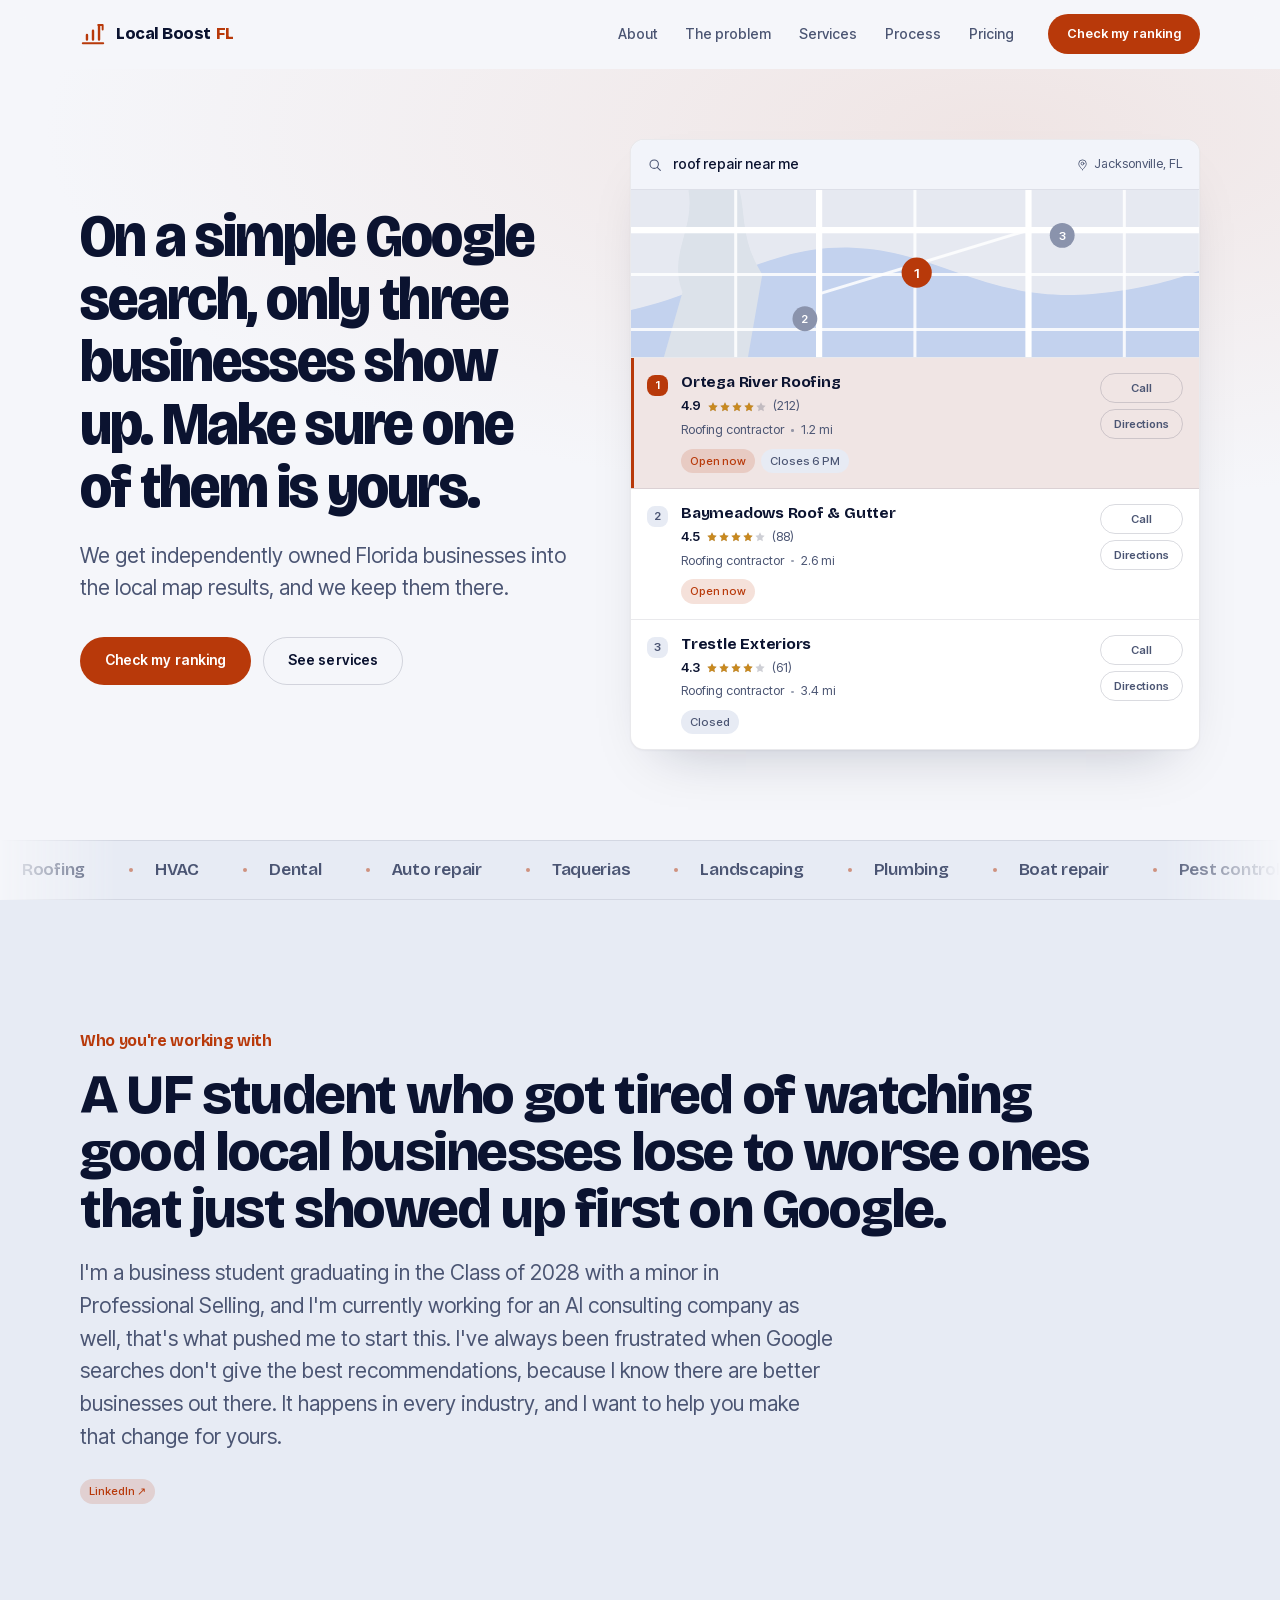
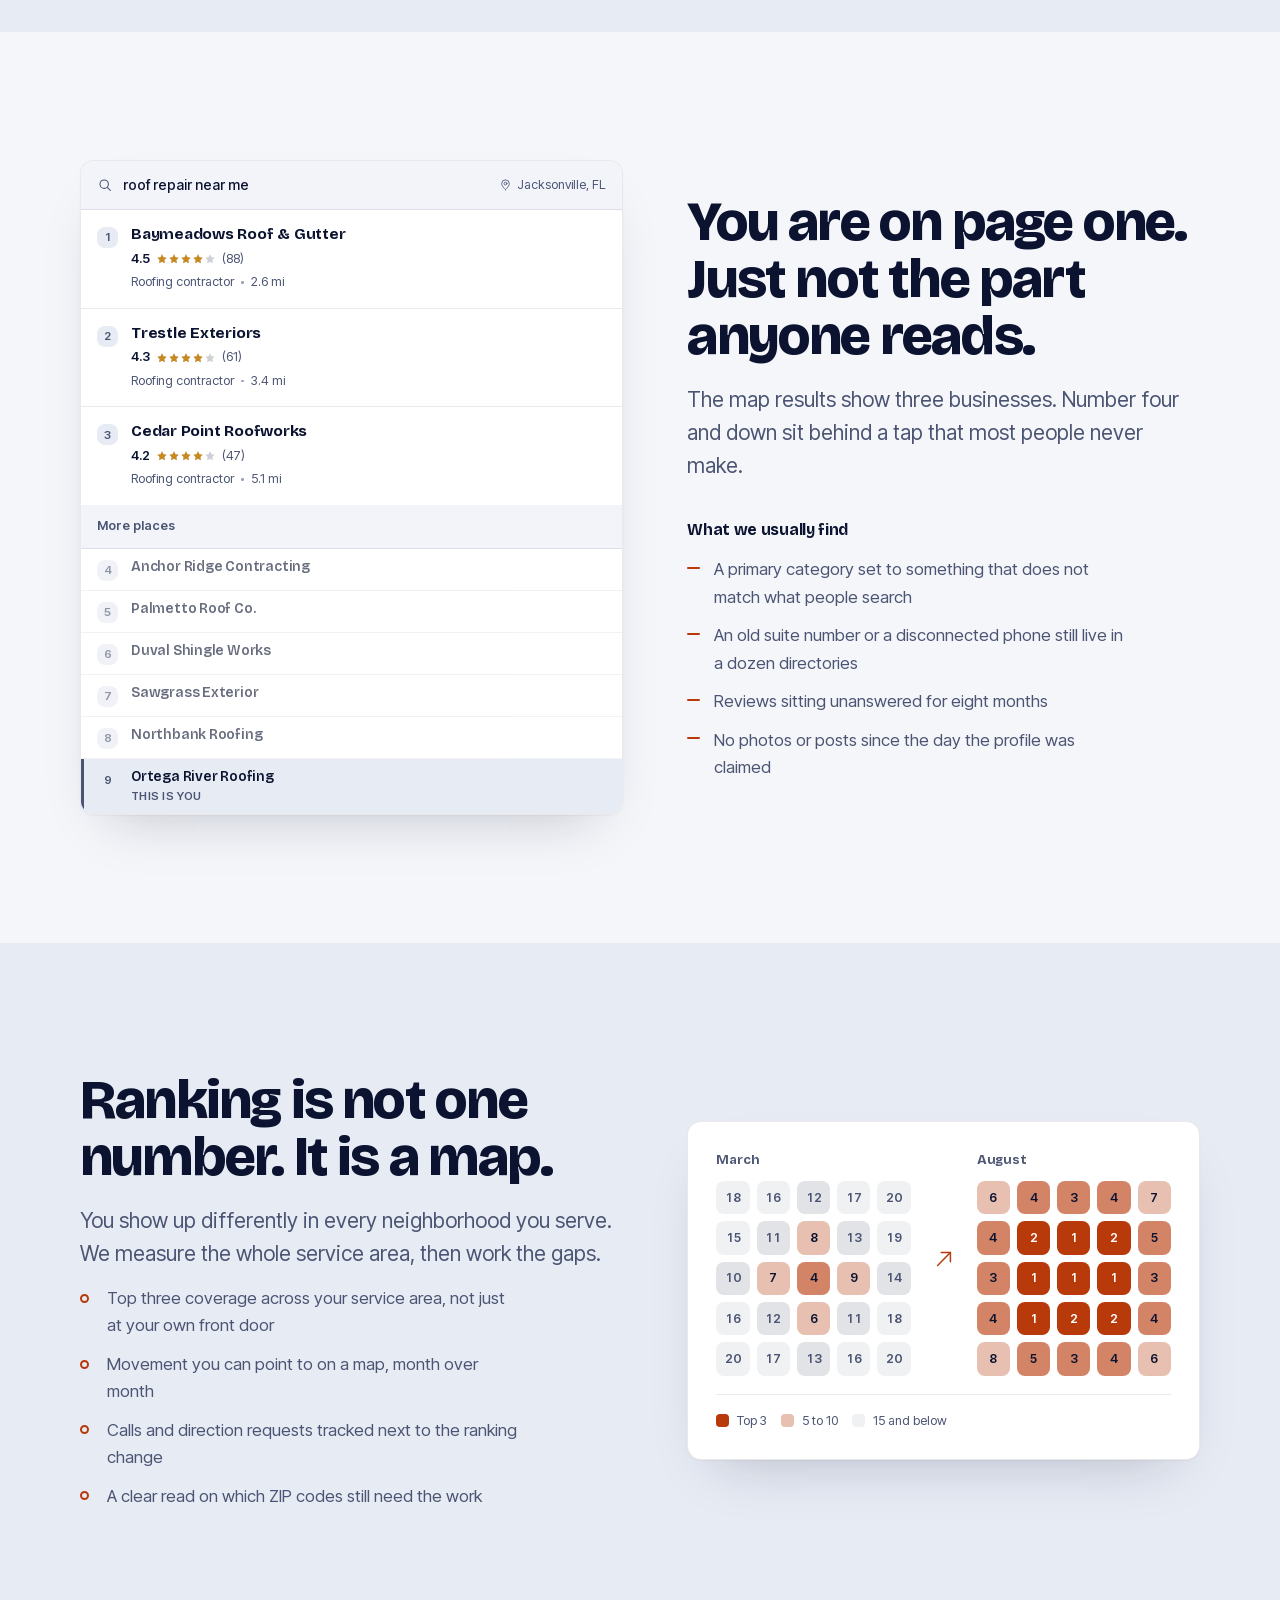
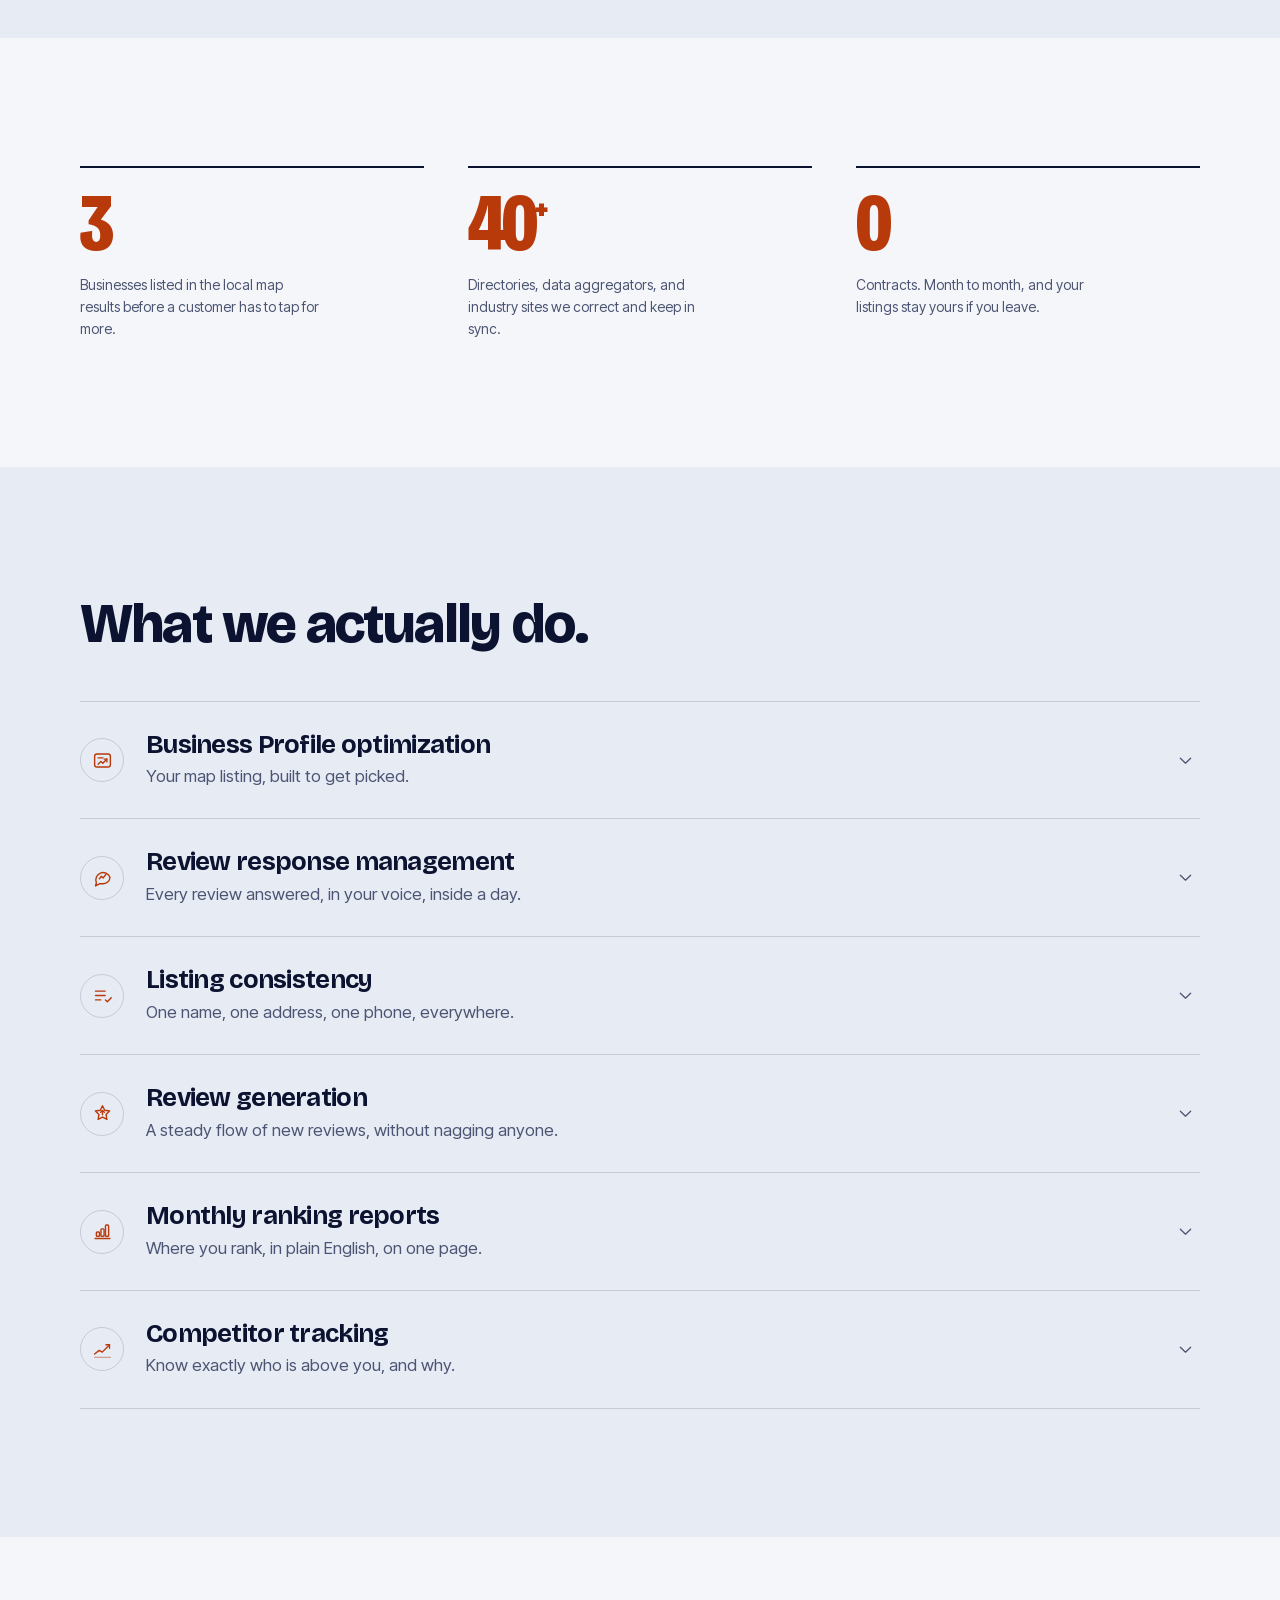
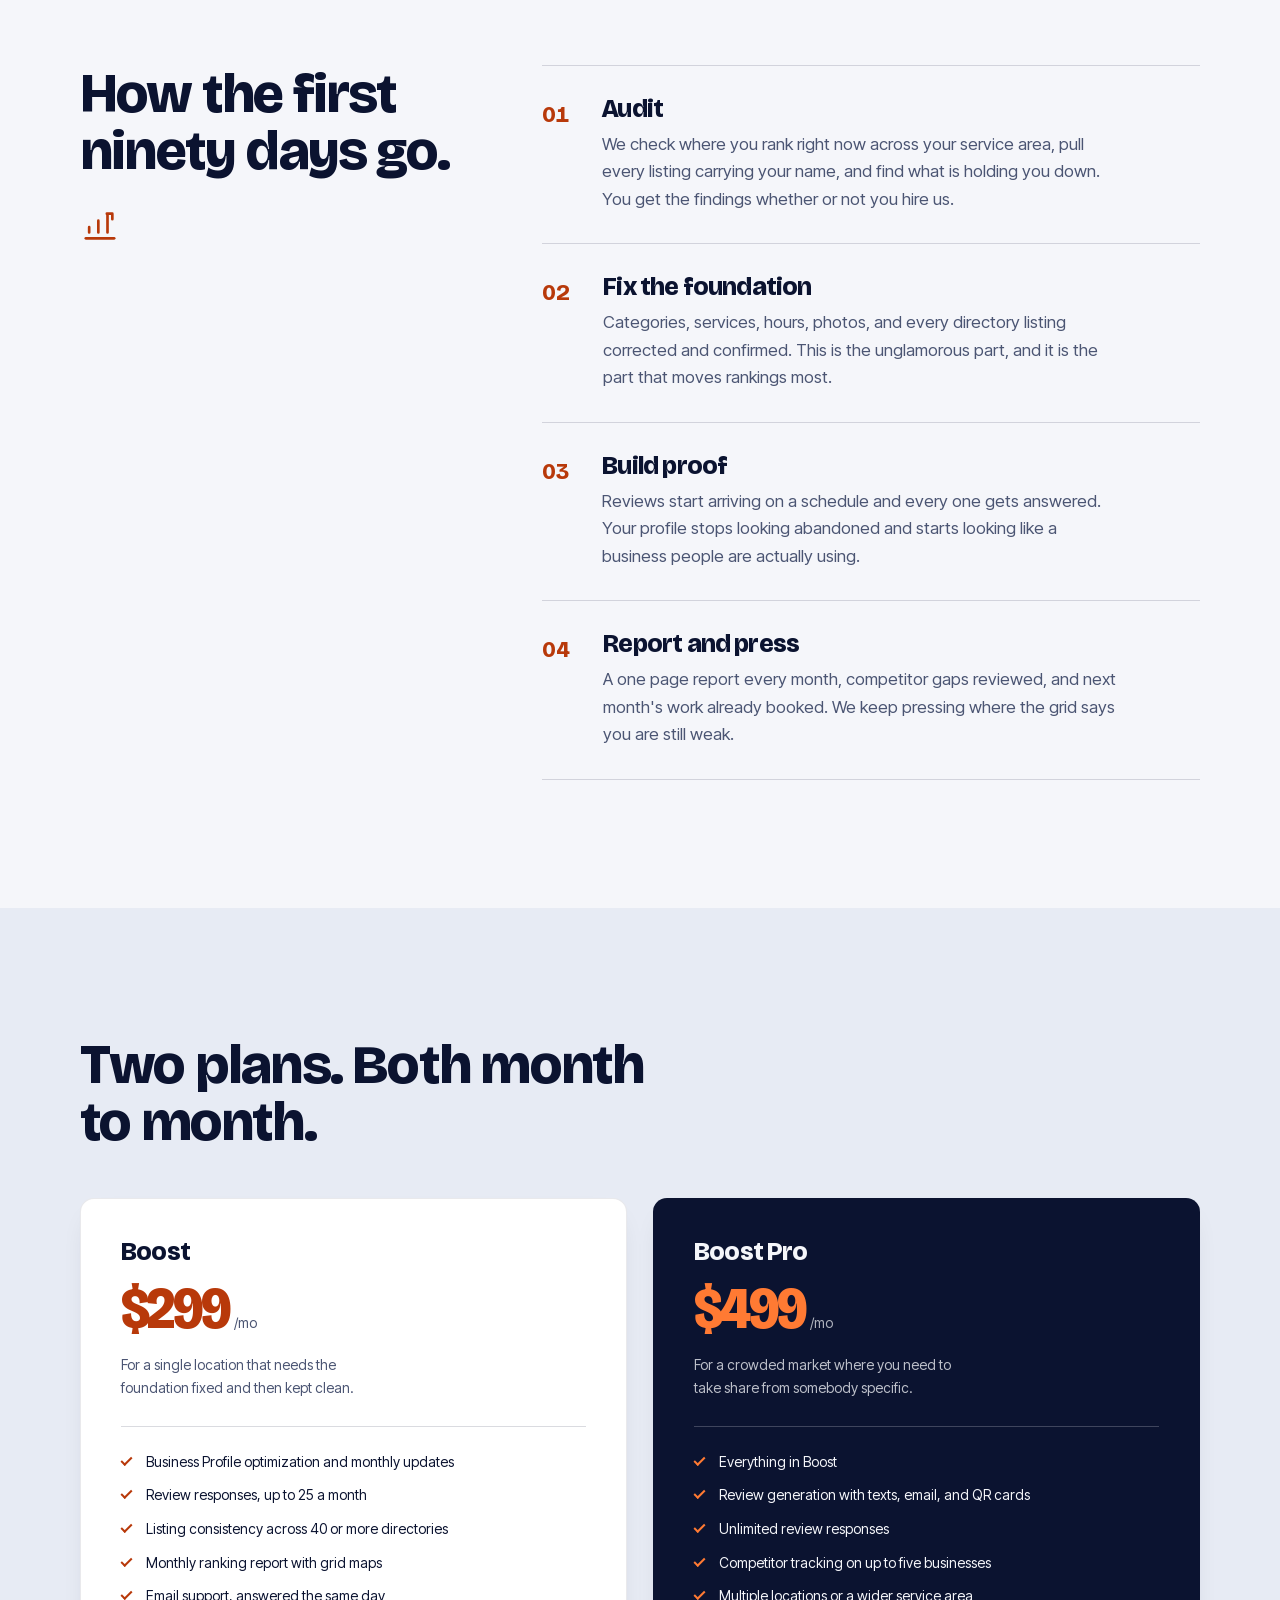
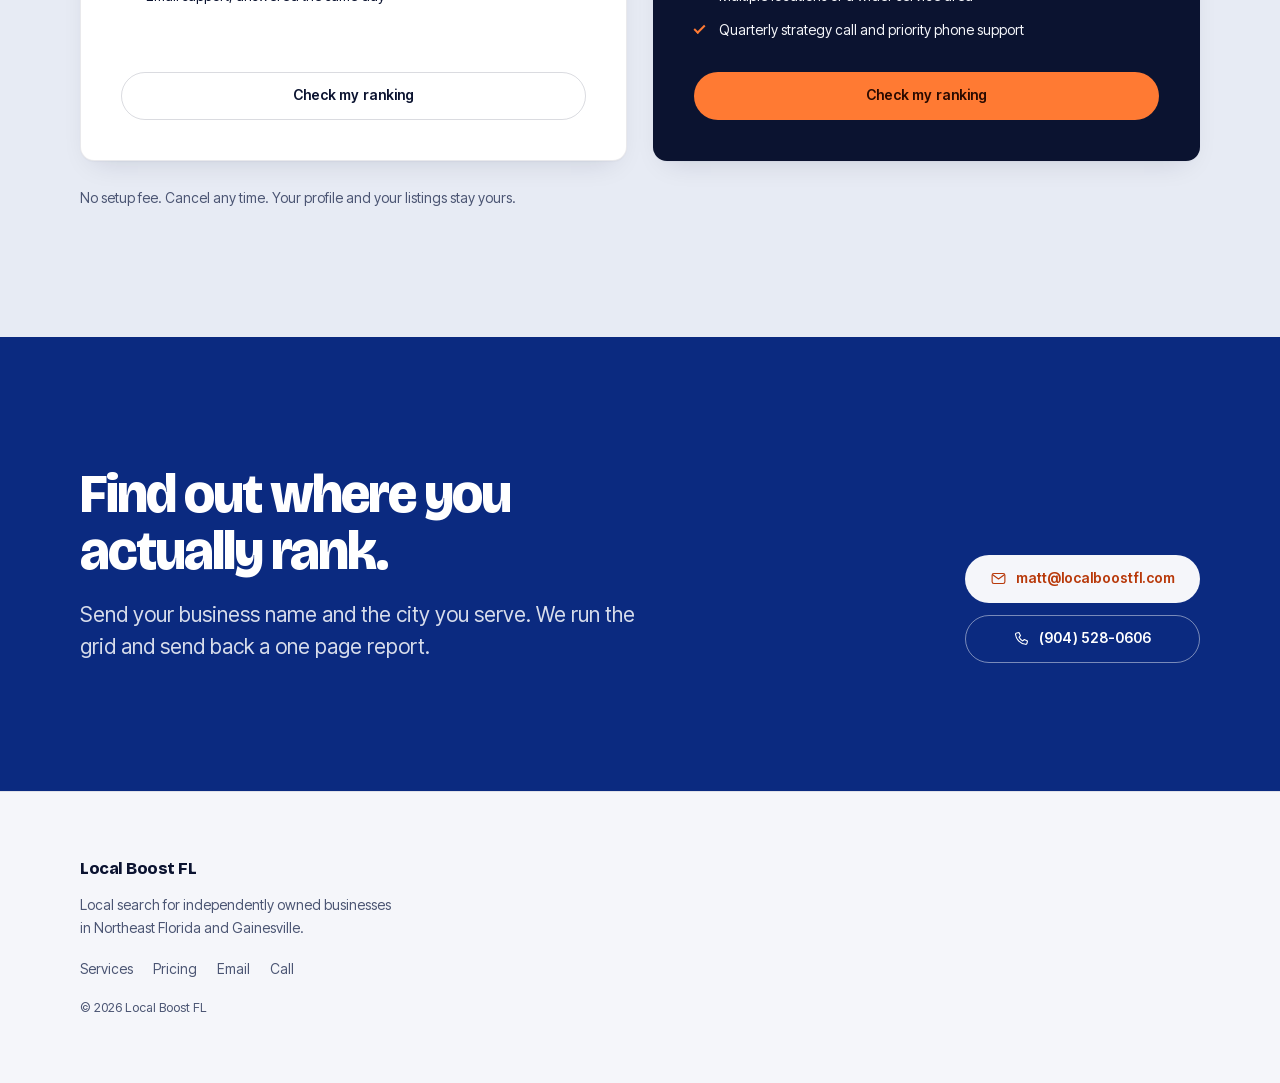
<file: index.html>
<!DOCTYPE html>
<html lang="en">
<head>
<meta charset="utf-8">
<meta name="viewport" content="width=device-width, initial-scale=1">
<title>Local Boost FL | Local search for Northeast Florida businesses</title>
<meta name="description" content="Local Boost FL puts independently owned businesses in Northeast Florida and Gainesville into the local map results, and keeps them there. Month to month, no contracts.">
<meta name="theme-color" content="#F5F6FA" media="(prefers-color-scheme: light)">
<meta name="theme-color" content="#08112E" media="(prefers-color-scheme: dark)">
<link rel="preload" as="font" type="font/woff2" href="fonts/bricolage-grotesque-latin.woff2" crossorigin>
<link rel="preload" as="font" type="font/woff2" href="fonts/inter-tight-latin.woff2" crossorigin>
<link rel="stylesheet" href="fonts.css">
<link rel="stylesheet" href="styles.css">
</head>
<body>

<a class="skip" href="#main">Skip to content</a>

<!-- Icon sprite. Custom line-art on one theme: upward momentum. Stroke 1.6, round caps. -->
<svg class="sprite" aria-hidden="true" focusable="false" xmlns="http://www.w3.org/2000/svg">
  <symbol id="i-star" viewBox="0 0 24 24">
    <path d="M12 2.6l2.88 5.84 6.44.94-4.66 4.54 1.1 6.42L12 17.31l-5.76 3.03 1.1-6.42L2.68 9.38l6.44-.94z"/>
  </symbol>
  <symbol id="i-profile" viewBox="0 0 24 24">
    <rect x="3" y="4.5" width="18" height="15" rx="2.6"/><path d="M7 9h5.5"/>
    <path d="M7 16.2l3.2-3.2 2.2 2.2L17 10.4"/><path d="M17 13.6v-3.2h-3.2"/>
  </symbol>
  <symbol id="i-reply" viewBox="0 0 24 24">
    <path d="M20.5 11.6a7.6 7.6 0 0 1-7.6 7.6H8.4L4 21.6l1-3.7a7.6 7.6 0 1 1 15.5-6.3Z"/>
    <path d="M8.4 13.4l2.4-2.9 2 2 3-3.9"/>
  </symbol>
  <symbol id="i-listings" viewBox="0 0 24 24">
    <path d="M4 7h11M4 12h11M4 17h6"/><path d="M15.4 17.1l2.1 2.1L22 14.6"/>
  </symbol>
  <symbol id="i-reviews" viewBox="0 0 24 24">
    <path d="M12 3.2l2.5 5.1 5.6.82-4.05 3.95.96 5.58L12 16.02l-5.01 2.65.96-5.58L3.9 9.14l5.6-.82z"/>
    <path d="M12 13.4V8.6"/><path d="M9.9 10.7 12 8.6l2.1 2.1"/>
  </symbol>
  <symbol id="i-report" viewBox="0 0 24 24">
    <path d="M3.5 20h17"/><rect x="5" y="12.5" width="3.6" height="5" rx="1"/>
    <rect x="10.2" y="9" width="3.6" height="8.5" rx="1"/><rect x="15.4" y="4.6" width="3.6" height="12.9" rx="1"/>
  </symbol>
  <symbol id="i-compete" viewBox="0 0 24 24">
    <path d="M3 17.2l5.2-4.2 3.6 2 8.2-8.4"/><path d="M20 10.6V6.6h-4"/>
    <path d="M3 21h18" opacity=".45"/>
  </symbol>
  <symbol id="i-rise" viewBox="0 0 24 24">
    <path d="M3.5 20h17"/><path d="M5.5 16.5v-3.2M11 16.5V9.4M16.5 16.5V5.6"/>
    <path d="M19.4 8.5V5.2h-3.3"/>
  </symbol>
  <symbol id="i-chev" viewBox="0 0 24 24"><path d="M5.5 9.2 12 15.4l6.5-6.2"/></symbol>
  <symbol id="i-search" viewBox="0 0 24 24"><circle cx="10.8" cy="10.8" r="6.3"/><path d="M15.4 15.4 20 20"/></symbol>
  <symbol id="i-arrow" viewBox="0 0 24 24"><path d="M5 19 19 5"/><path d="M9 5h10v10"/></symbol>
  <symbol id="i-pin" viewBox="0 0 24 24"><path d="M12 21.5s7-6.1 7-11a7 7 0 1 0-14 0c0 4.9 7 11 7 11Z"/><circle cx="12" cy="10.3" r="2.6"/></symbol>
  <symbol id="i-phone" viewBox="0 0 24 24"><path d="M8.4 3.6 10.6 8l-2 2.2a12 12 0 0 0 5.2 5.2l2.2-2 4.4 2.2-.6 3a2 2 0 0 1-2.2 1.6C10.4 19.4 4.6 13.6 3.6 6.4A2 2 0 0 1 5.2 4.2Z"/></symbol>
  <symbol id="i-mail" viewBox="0 0 24 24"><rect x="3" y="5" width="18" height="14" rx="2.4"/><path d="m3.8 6.6 8.2 6 8.2-6"/></symbol>
</svg>

<div id="top-sentinel" aria-hidden="true"></div>

<header class="hdr" id="hdr">
  <div class="hdr__in">
    <a class="brand" href="#top" aria-label="Local Boost FL, back to top">
      <span class="brand__mark" aria-hidden="true">
        <svg viewBox="0 0 28 28" fill="none"><path d="M3 24h22" stroke-width="2.1" stroke-linecap="round"/><path d="M7.5 20V15M14 20V10.5M20.5 20V5.5" stroke-width="2.6" stroke-linecap="round"/><path d="M24.4 9.2V4.4h-4.8" stroke-width="2.1" stroke-linecap="round" stroke-linejoin="round"/></svg>
      </span>
      <span class="brand__wm">Local Boost<span class="brand__fl">FL</span></span>
    </a>

    <nav class="nav" id="nav" aria-label="Main">
      <ul class="nav__list">
        <li><a href="#about">About</a></li>
        <li><a href="#gap">The problem</a></li>
        <li><a href="#services">Services</a></li>
        <li><a href="#process">Process</a></li>
        <li><a href="#pricing">Pricing</a></li>
      </ul>
      <a class="btn btn--sm btn--solid nav__cta" href="#contact">Check my ranking</a>
    </nav>

    <button class="burger" id="burger" aria-expanded="false" aria-controls="nav" aria-label="Open menu">
      <span class="burger__box" aria-hidden="true"><i></i><i></i></span>
    </button>
  </div>
</header>

<main id="main">

<!-- ========== HERO : asymmetric split ========== -->
<section class="hero" id="top">
  <div class="hero__grid wrap">
    <div class="hero__copy">
      <h1 class="hero__h">On a simple Google search, only three businesses show up. Make sure one of them is yours.</h1>
      <p class="hero__sub">We get independently owned Florida businesses into the local map results, and we keep them there.</p>
      <div class="hero__cta">
        <a class="btn btn--solid" href="#contact">Check my ranking</a>
        <a class="btn btn--ghost" href="#services">See services</a>
      </div>
    </div>

    <div class="hero__vis rv" data-rv>
      <p class="vh">Illustration: a local map search for roof repair in Jacksonville, where the client business Ortega River Roofing holds the first of three map positions with a 4.9 star rating from 212 reviews.</p>
      <figure class="serp serp--win" aria-hidden="true">
        <div class="serp__bar">
          <svg class="serp__mag" viewBox="0 0 24 24"><use href="#i-search"/></svg>
          <span class="serp__q">roof repair near me</span>
          <span class="serp__loc"><svg viewBox="0 0 24 24"><use href="#i-pin"/></svg>Jacksonville, FL</span>
        </div>

        <div class="serp__map">
          <svg viewBox="0 0 640 190" preserveAspectRatio="xMidYMid slice" role="presentation">
            <rect width="640" height="190" class="mp-land"/>
            <path d="M-10 138 C 90 120, 150 62, 250 66 C 350 70, 400 128, 520 118 C 590 112, 630 96, 650 88 L650 200 L-10 200Z" class="mp-water"/>
            <path d="M62 -10 C 78 40, 40 70, 58 116 L 34 200 L 130 200 L 148 96 C 120 52, 132 20, 118 -10Z" class="mp-park"/>
            <g class="mp-road-lg"><path d="M-10 46 H650"/><path d="M212 -10 V200"/><path d="M448 -10 V200"/></g>
            <g class="mp-road-sm"><path d="M-10 96 H650"/><path d="M-10 158 H650"/><path d="M118 -10 V200"/><path d="M320 -10 V200"/><path d="M556 -10 V200"/><path d="M212 118 L448 46"/></g>
            <g class="mp-pin mp-pin--me"><circle cx="322" cy="94" r="17"/><text x="322" y="100">1</text></g>
            <g class="mp-pin"><circle cx="196" cy="146" r="14"/><text x="196" y="151">2</text></g>
            <g class="mp-pin"><circle cx="486" cy="52" r="14"/><text x="486" y="57">3</text></g>
          </svg>
        </div>

        <ol class="serp__list">
          <li class="serp__row is-me">
            <span class="serp__rank">1</span>
            <div class="serp__body">
              <p class="serp__name">Ortega River Roofing</p>
              <p class="serp__meta">
                <span class="serp__score">4.9</span>
                <span class="stars" style="--v:4.9"><span class="stars__on"><svg viewBox="0 0 24 24"><use href="#i-star"/></svg><svg viewBox="0 0 24 24"><use href="#i-star"/></svg><svg viewBox="0 0 24 24"><use href="#i-star"/></svg><svg viewBox="0 0 24 24"><use href="#i-star"/></svg><svg viewBox="0 0 24 24"><use href="#i-star"/></svg></span><span class="stars__off"><svg viewBox="0 0 24 24"><use href="#i-star"/></svg><svg viewBox="0 0 24 24"><use href="#i-star"/></svg><svg viewBox="0 0 24 24"><use href="#i-star"/></svg><svg viewBox="0 0 24 24"><use href="#i-star"/></svg><svg viewBox="0 0 24 24"><use href="#i-star"/></svg></span></span>
                <span class="serp__ct">(212)</span>
              </p>
              <p class="serp__sub">Roofing contractor <span class="dot"></span> 1.2 mi</p>
              <p class="serp__chips"><span class="chip chip--open">Open now</span><span class="chip">Closes 6 PM</span></p>
            </div>
            <div class="serp__act"><span class="pill">Call</span><span class="pill">Directions</span></div>
          </li>
          <li class="serp__row">
            <span class="serp__rank">2</span>
            <div class="serp__body">
              <p class="serp__name">Baymeadows Roof &amp; Gutter</p>
              <p class="serp__meta">
                <span class="serp__score">4.5</span>
                <span class="stars" style="--v:4.5"><span class="stars__on"><svg viewBox="0 0 24 24"><use href="#i-star"/></svg><svg viewBox="0 0 24 24"><use href="#i-star"/></svg><svg viewBox="0 0 24 24"><use href="#i-star"/></svg><svg viewBox="0 0 24 24"><use href="#i-star"/></svg><svg viewBox="0 0 24 24"><use href="#i-star"/></svg></span><span class="stars__off"><svg viewBox="0 0 24 24"><use href="#i-star"/></svg><svg viewBox="0 0 24 24"><use href="#i-star"/></svg><svg viewBox="0 0 24 24"><use href="#i-star"/></svg><svg viewBox="0 0 24 24"><use href="#i-star"/></svg><svg viewBox="0 0 24 24"><use href="#i-star"/></svg></span></span>
                <span class="serp__ct">(88)</span>
              </p>
              <p class="serp__sub">Roofing contractor <span class="dot"></span> 2.6 mi</p>
              <p class="serp__chips"><span class="chip chip--open">Open now</span></p>
            </div>
            <div class="serp__act"><span class="pill">Call</span><span class="pill">Directions</span></div>
          </li>
          <li class="serp__row">
            <span class="serp__rank">3</span>
            <div class="serp__body">
              <p class="serp__name">Trestle Exteriors</p>
              <p class="serp__meta">
                <span class="serp__score">4.3</span>
                <span class="stars" style="--v:4.3"><span class="stars__on"><svg viewBox="0 0 24 24"><use href="#i-star"/></svg><svg viewBox="0 0 24 24"><use href="#i-star"/></svg><svg viewBox="0 0 24 24"><use href="#i-star"/></svg><svg viewBox="0 0 24 24"><use href="#i-star"/></svg><svg viewBox="0 0 24 24"><use href="#i-star"/></svg></span><span class="stars__off"><svg viewBox="0 0 24 24"><use href="#i-star"/></svg><svg viewBox="0 0 24 24"><use href="#i-star"/></svg><svg viewBox="0 0 24 24"><use href="#i-star"/></svg><svg viewBox="0 0 24 24"><use href="#i-star"/></svg><svg viewBox="0 0 24 24"><use href="#i-star"/></svg></span></span>
                <span class="serp__ct">(61)</span>
              </p>
              <p class="serp__sub">Roofing contractor <span class="dot"></span> 3.4 mi</p>
              <p class="serp__chips"><span class="chip">Closed</span></p>
            </div>
            <div class="serp__act"><span class="pill">Call</span><span class="pill">Directions</span></div>
          </li>
        </ol>
      </figure>
    </div>
  </div>
</section>

<!-- ========== MARQUEE : the page's only one ========== -->
<section class="mq" aria-label="Business types we work with">
  <div class="mq__track">
    <ul class="mq__set">
      <li>Roofing</li><li>HVAC</li><li>Dental</li><li>Auto repair</li><li>Taquerias</li>
      <li>Landscaping</li><li>Plumbing</li><li>Boat repair</li><li>Pest control</li>
      <li>Chiropractic</li><li>Coffee shops</li><li>Flooring</li><li>Pool service</li>
      <li>Barbershops</li><li>Pressure washing</li><li>Med spas</li>
    </ul>
    <ul class="mq__set" aria-hidden="true">
      <li>Roofing</li><li>HVAC</li><li>Dental</li><li>Auto repair</li><li>Taquerias</li>
      <li>Landscaping</li><li>Plumbing</li><li>Boat repair</li><li>Pest control</li>
      <li>Chiropractic</li><li>Coffee shops</li><li>Flooring</li><li>Pool service</li>
      <li>Barbershops</li><li>Pressure washing</li><li>Med spas</li>
    </ul>
  </div>
</section>

<!-- ========== ABOUT : who's behind it ========== -->
<section class="blk blk--alt" id="about">
  <div class="wrap">
    <p class="blk__kick blk__kick--eyebrow rv" data-rv>Who you're working with</p>
    <h2 class="h2 rv" data-rv style="max-width:30ch">A UF student who got tired of watching good local businesses lose to worse ones that just showed up first on Google.</h2>
    <p class="lead rv" data-rv style="max-width:58ch">I'm a business student graduating in the Class of 2028 with a minor in Professional Selling, and I'm currently working for an AI consulting company as well, that's what pushed me to start this. I've always been frustrated when Google searches don't give the best recommendations, because I know there are better businesses out there. It happens in every industry, and I want to help you make that change for yours.</p>
    <div class="abt__tags rv" data-rv>
      <a class="chip chip--open" href="https://www.linkedin.com/in/matthewgrecoo" target="_blank" rel="noopener">LinkedIn ↗</a>
    </div>
  </div>
</section>

<!-- ========== BLOCK A : visual left, text right ========== -->
<section class="blk" id="gap">
  <div class="wrap blk__grid">
    <div class="blk__vis rv" data-rv>
      <p class="vh">Illustration: the same search, where three competitors hold the map positions and the client business sits at number nine, greyed out, below a "more places" divider.</p>
      <figure class="serp serp--bury" aria-hidden="true">
        <div class="serp__bar">
          <svg class="serp__mag" viewBox="0 0 24 24"><use href="#i-search"/></svg>
          <span class="serp__q">roof repair near me</span>
          <span class="serp__loc"><svg viewBox="0 0 24 24"><use href="#i-pin"/></svg>Jacksonville, FL</span>
        </div>
        <ol class="serp__list">
          <li class="serp__row">
            <span class="serp__rank">1</span>
            <div class="serp__body">
              <p class="serp__name">Baymeadows Roof &amp; Gutter</p>
              <p class="serp__meta"><span class="serp__score">4.5</span>
                <span class="stars" style="--v:4.5"><span class="stars__on"><svg viewBox="0 0 24 24"><use href="#i-star"/></svg><svg viewBox="0 0 24 24"><use href="#i-star"/></svg><svg viewBox="0 0 24 24"><use href="#i-star"/></svg><svg viewBox="0 0 24 24"><use href="#i-star"/></svg><svg viewBox="0 0 24 24"><use href="#i-star"/></svg></span><span class="stars__off"><svg viewBox="0 0 24 24"><use href="#i-star"/></svg><svg viewBox="0 0 24 24"><use href="#i-star"/></svg><svg viewBox="0 0 24 24"><use href="#i-star"/></svg><svg viewBox="0 0 24 24"><use href="#i-star"/></svg><svg viewBox="0 0 24 24"><use href="#i-star"/></svg></span></span>
                <span class="serp__ct">(88)</span></p>
              <p class="serp__sub">Roofing contractor <span class="dot"></span> 2.6 mi</p>
            </div>
          </li>
          <li class="serp__row">
            <span class="serp__rank">2</span>
            <div class="serp__body">
              <p class="serp__name">Trestle Exteriors</p>
              <p class="serp__meta"><span class="serp__score">4.3</span>
                <span class="stars" style="--v:4.3"><span class="stars__on"><svg viewBox="0 0 24 24"><use href="#i-star"/></svg><svg viewBox="0 0 24 24"><use href="#i-star"/></svg><svg viewBox="0 0 24 24"><use href="#i-star"/></svg><svg viewBox="0 0 24 24"><use href="#i-star"/></svg><svg viewBox="0 0 24 24"><use href="#i-star"/></svg></span><span class="stars__off"><svg viewBox="0 0 24 24"><use href="#i-star"/></svg><svg viewBox="0 0 24 24"><use href="#i-star"/></svg><svg viewBox="0 0 24 24"><use href="#i-star"/></svg><svg viewBox="0 0 24 24"><use href="#i-star"/></svg><svg viewBox="0 0 24 24"><use href="#i-star"/></svg></span></span>
                <span class="serp__ct">(61)</span></p>
              <p class="serp__sub">Roofing contractor <span class="dot"></span> 3.4 mi</p>
            </div>
          </li>
          <li class="serp__row">
            <span class="serp__rank">3</span>
            <div class="serp__body">
              <p class="serp__name">Cedar Point Roofworks</p>
              <p class="serp__meta"><span class="serp__score">4.2</span>
                <span class="stars" style="--v:4.2"><span class="stars__on"><svg viewBox="0 0 24 24"><use href="#i-star"/></svg><svg viewBox="0 0 24 24"><use href="#i-star"/></svg><svg viewBox="0 0 24 24"><use href="#i-star"/></svg><svg viewBox="0 0 24 24"><use href="#i-star"/></svg><svg viewBox="0 0 24 24"><use href="#i-star"/></svg></span><span class="stars__off"><svg viewBox="0 0 24 24"><use href="#i-star"/></svg><svg viewBox="0 0 24 24"><use href="#i-star"/></svg><svg viewBox="0 0 24 24"><use href="#i-star"/></svg><svg viewBox="0 0 24 24"><use href="#i-star"/></svg><svg viewBox="0 0 24 24"><use href="#i-star"/></svg></span></span>
                <span class="serp__ct">(47)</span></p>
              <p class="serp__sub">Roofing contractor <span class="dot"></span> 5.1 mi</p>
            </div>
          </li>
        </ol>

        <p class="serp__more">More places</p>

        <ol class="serp__list serp__list--thin" start="4">
          <li class="serp__row is-thin"><span class="serp__rank">4</span><div class="serp__body"><p class="serp__name">Anchor Ridge Contracting</p></div></li>
          <li class="serp__row is-thin"><span class="serp__rank">5</span><div class="serp__body"><p class="serp__name">Palmetto Roof Co.</p></div></li>
          <li class="serp__row is-thin"><span class="serp__rank">6</span><div class="serp__body"><p class="serp__name">Duval Shingle Works</p></div></li>
          <li class="serp__row is-thin"><span class="serp__rank">7</span><div class="serp__body"><p class="serp__name">Sawgrass Exterior</p></div></li>
          <li class="serp__row is-thin"><span class="serp__rank">8</span><div class="serp__body"><p class="serp__name">Northbank Roofing</p></div></li>
          <li class="serp__row is-thin is-you">
            <span class="serp__rank">9</span>
            <div class="serp__body">
              <p class="serp__name">Ortega River Roofing</p>
              <p class="serp__you">This is you</p>
            </div>
          </li>
        </ol>
      </figure>
    </div>

    <div class="blk__copy rv" data-rv>
      <h2 class="h2">You are on page one. Just not the part anyone reads.</h2>
      <p class="lead">The map results show three businesses. Number four and down sit behind a tap that most people never make.</p>
      <p class="blk__kick">What we usually find</p>
      <ul class="ticks">
        <li>A primary category set to something that does not match what people search</li>
        <li>An old suite number or a disconnected phone still live in a dozen directories</li>
        <li>Reviews sitting unanswered for eight months</li>
        <li>No photos or posts since the day the profile was claimed</li>
      </ul>
    </div>
  </div>
</section>

<!-- ========== BLOCK B : text left, visual right ========== -->
<section class="blk blk--alt">
  <div class="wrap blk__grid blk__grid--flip">
    <div class="blk__copy rv" data-rv>
      <h2 class="h2">Ranking is not one number. It is a map.</h2>
      <p class="lead">You show up differently in every neighborhood you serve. We measure the whole service area, then work the gaps.</p>
      <ul class="ticks">
        <li>Top three coverage across your service area, not just at your own front door</li>
        <li>Movement you can point to on a map, month over month</li>
        <li>Calls and direction requests tracked next to the ranking change</li>
        <li>A clear read on which ZIP codes still need the work</li>
      </ul>
    </div>

    <div class="blk__vis rv" data-rv>
      <p class="vh">Illustration: two five by five grids of ranking positions across a service area. In March most of the grid sits between eleven and twenty. Five months later most of the grid sits between one and four.</p>
      <figure class="geo" aria-hidden="true">
        <div class="geo__pair">
          <div class="geo__one">
            <p class="geo__cap">March</p>
            <div class="grid5">
              <span class="gc g5">18</span><span class="gc g5">16</span><span class="gc g4">12</span><span class="gc g5">17</span><span class="gc g5">20</span>
              <span class="gc g5">15</span><span class="gc g4">11</span><span class="gc g3">8</span><span class="gc g4">13</span><span class="gc g5">19</span>
              <span class="gc g4">10</span><span class="gc g3">7</span><span class="gc g2">4</span><span class="gc g3">9</span><span class="gc g4">14</span>
              <span class="gc g5">16</span><span class="gc g4">12</span><span class="gc g3">6</span><span class="gc g4">11</span><span class="gc g5">18</span>
              <span class="gc g5">20</span><span class="gc g5">17</span><span class="gc g4">13</span><span class="gc g5">16</span><span class="gc g5">20</span>
            </div>
          </div>
          <span class="geo__arrow"><svg viewBox="0 0 24 24"><use href="#i-arrow"/></svg></span>
          <div class="geo__one">
            <p class="geo__cap">August</p>
            <div class="grid5">
              <span class="gc g3">6</span><span class="gc g2">4</span><span class="gc g2">3</span><span class="gc g2">4</span><span class="gc g3">7</span>
              <span class="gc g2">4</span><span class="gc g1">2</span><span class="gc g1">1</span><span class="gc g1">2</span><span class="gc g2">5</span>
              <span class="gc g2">3</span><span class="gc g1">1</span><span class="gc g1">1</span><span class="gc g1">1</span><span class="gc g2">3</span>
              <span class="gc g2">4</span><span class="gc g1">1</span><span class="gc g1">2</span><span class="gc g1">2</span><span class="gc g2">4</span>
              <span class="gc g3">8</span><span class="gc g2">5</span><span class="gc g2">3</span><span class="gc g2">4</span><span class="gc g3">6</span>
            </div>
          </div>
        </div>
        <p class="geo__key"><span class="gc gc--k g1"></span> Top 3 <span class="gc gc--k g3"></span> 5 to 10 <span class="gc gc--k g5"></span> 15 and below</p>
      </figure>
    </div>
  </div>
</section>

<!-- ========== STATS : asymmetric hairline row ========== -->
<section class="stats">
  <div class="wrap stats__grid">
    <div class="stat rv" data-rv>
      <p class="stat__n">3</p>
      <p class="stat__t">Businesses listed in the local map results before a customer has to tap for more.</p>
    </div>
    <div class="stat rv" data-rv style="--d:.08s">
      <p class="stat__n">40<span class="stat__plus">+</span></p>
      <p class="stat__t">Directories, data aggregators, and industry sites we correct and keep in sync.</p>
    </div>
    <div class="stat rv" data-rv style="--d:.16s">
      <p class="stat__n">0</p>
      <p class="stat__t">Contracts. Month to month, and your listings stay yours if you leave.</p>
    </div>
  </div>
</section>

<!-- ========== SERVICES : stacked expandable rows ========== -->
<section class="svcs" id="services">
  <div class="wrap">
    <h2 class="h2 svcs__h rv" data-rv>What we actually do.</h2>

    <div class="svcs__list" id="svc-list">

      <article class="svc rv" data-rv>
        <h3 class="svc__hd">
          <button class="svc__btn" id="s1b" aria-expanded="false" aria-controls="s1p">
            <span class="svc__ico" aria-hidden="true"><svg viewBox="0 0 24 24"><use href="#i-profile"/></svg></span>
            <span class="svc__txt">
              <span class="svc__name">Business Profile optimization</span>
              <span class="svc__sum">Your map listing, built to get picked.</span>
            </span>
            <span class="svc__chev" aria-hidden="true"><svg viewBox="0 0 24 24"><use href="#i-chev"/></svg></span>
          </button>
        </h3>
        <div class="svc__panel" id="s1p" role="region" aria-labelledby="s1b">
          <div class="svc__inner">
            <p>Most owners fill the profile out once and never touch it again. We treat it like a storefront window. Categories, services, service areas, hours, photos and posts, all set correctly and kept current.</p>
            <ul class="deliv">
              <li>Primary and secondary categories chosen from what actually ranks in your market</li>
              <li>Complete services, service areas, attributes, and hours, holidays included</li>
              <li>Fresh photos and weekly posts published for you</li>
              <li>Questions and answers seeded with what customers really ask</li>
            </ul>
            <p class="why"><span class="why__k">Why it moves rank</span> Category and completeness are two of the strongest local signals, and the two most often set wrong.</p>
          </div>
        </div>
      </article>

      <article class="svc rv" data-rv>
        <h3 class="svc__hd">
          <button class="svc__btn" id="s2b" aria-expanded="false" aria-controls="s2p">
            <span class="svc__ico" aria-hidden="true"><svg viewBox="0 0 24 24"><use href="#i-reply"/></svg></span>
            <span class="svc__txt">
              <span class="svc__name">Review response management</span>
              <span class="svc__sum">Every review answered, in your voice, inside a day.</span>
            </span>
            <span class="svc__chev" aria-hidden="true"><svg viewBox="0 0 24 24"><use href="#i-chev"/></svg></span>
          </button>
        </h3>
        <div class="svc__panel" id="s2p" role="region" aria-labelledby="s2b">
          <div class="svc__inner">
            <p>We write and publish a reply to every review you get, the good ones and especially the bad ones. Written to sound like you talking, not like a corporate script.</p>
            <ul class="deliv">
              <li>Replies to all new reviews within one business day</li>
              <li>A tone guide built from how you actually talk to customers</li>
              <li>Anything serious comes to you before it gets answered</li>
              <li>Backfill of unanswered reviews from the last twelve months</li>
            </ul>
            <p class="why"><span class="why__k">Why it moves rank</span> Reply text is indexed like any other content on your profile, and an answered profile reads as an active business.</p>
          </div>
        </div>
      </article>

      <article class="svc rv" data-rv>
        <h3 class="svc__hd">
          <button class="svc__btn" id="s3b" aria-expanded="false" aria-controls="s3p">
            <span class="svc__ico" aria-hidden="true"><svg viewBox="0 0 24 24"><use href="#i-listings"/></svg></span>
            <span class="svc__txt">
              <span class="svc__name">Listing consistency</span>
              <span class="svc__sum">One name, one address, one phone, everywhere.</span>
            </span>
            <span class="svc__chev" aria-hidden="true"><svg viewBox="0 0 24 24"><use href="#i-chev"/></svg></span>
          </button>
        </h3>
        <div class="svc__panel" id="s3p" role="region" aria-labelledby="s3b">
          <div class="svc__inner">
            <p>Your business is listed in dozens of directories you have never logged into. An old suite number, a disconnected phone, a name from before the rebrand. We find every version and make them match.</p>
            <ul class="deliv">
              <li>Audit across 40 or more directories, data aggregators, and industry sites</li>
              <li>Corrections submitted and tracked through to confirmation</li>
              <li>Duplicate and unclaimed listings merged or removed</li>
              <li>A quarterly re-check so it stays clean</li>
            </ul>
            <p class="why"><span class="why__k">Why it moves rank</span> Conflicting information lowers confidence in your business data, and lower confidence means lower placement.</p>
          </div>
        </div>
      </article>

      <article class="svc rv" data-rv>
        <h3 class="svc__hd">
          <button class="svc__btn" id="s4b" aria-expanded="false" aria-controls="s4p">
            <span class="svc__ico" aria-hidden="true"><svg viewBox="0 0 24 24"><use href="#i-reviews"/></svg></span>
            <span class="svc__txt">
              <span class="svc__name">Review generation</span>
              <span class="svc__sum">A steady flow of new reviews, without nagging anyone.</span>
            </span>
            <span class="svc__chev" aria-hidden="true"><svg viewBox="0 0 24 24"><use href="#i-chev"/></svg></span>
          </button>
        </h3>
        <div class="svc__panel" id="s4p" role="region" aria-labelledby="s4b">
          <div class="svc__inner">
            <p>A simple system that asks happy customers at the right moment, after the job is finished rather than while you are still on site. No incentives and no gating, so nothing puts your profile at risk.</p>
            <ul class="deliv">
              <li>A branded review link plus printed QR cards for the counter or the truck</li>
              <li>Text and email follow ups timed to your job cycle</li>
              <li>A one page script so your crew knows when and how to ask</li>
              <li>Monthly read on review volume, rating trend, and what customers keep mentioning</li>
            </ul>
            <p class="why"><span class="why__k">Why it moves rank</span> Both count and recency feed local ranking. A profile earning reviews every week beats one that earned fifty in 2021.</p>
          </div>
        </div>
      </article>

      <article class="svc rv" data-rv>
        <h3 class="svc__hd">
          <button class="svc__btn" id="s5b" aria-expanded="false" aria-controls="s5p">
            <span class="svc__ico" aria-hidden="true"><svg viewBox="0 0 24 24"><use href="#i-report"/></svg></span>
            <span class="svc__txt">
              <span class="svc__name">Monthly ranking reports</span>
              <span class="svc__sum">Where you rank, in plain English, on one page.</span>
            </span>
            <span class="svc__chev" aria-hidden="true"><svg viewBox="0 0 24 24"><use href="#i-chev"/></svg></span>
          </button>
        </h3>
        <div class="svc__panel" id="s5p" role="region" aria-labelledby="s5b">
          <div class="svc__inner">
            <p>One page, once a month. Where you rank for the searches that bring in paying work, how that changed, what we did, and what is next. No dashboard to log into and no jargon.</p>
            <ul class="deliv">
              <li>Grid ranking maps for your top search terms across the service area</li>
              <li>Calls, direction requests, and website clicks from your profile</li>
              <li>A short written summary of what moved and why</li>
              <li>The specific work already scheduled for the coming month</li>
            </ul>
            <p class="why"><span class="why__k">Why it moves rank</span> Grid data shows which neighborhoods you are losing, so the next month of work goes where it pays.</p>
          </div>
        </div>
      </article>

      <article class="svc rv" data-rv>
        <h3 class="svc__hd">
          <button class="svc__btn" id="s6b" aria-expanded="false" aria-controls="s6p">
            <span class="svc__ico" aria-hidden="true"><svg viewBox="0 0 24 24"><use href="#i-compete"/></svg></span>
            <span class="svc__txt">
              <span class="svc__name">Competitor tracking</span>
              <span class="svc__sum">Know exactly who is above you, and why.</span>
            </span>
            <span class="svc__chev" aria-hidden="true"><svg viewBox="0 0 24 24"><use href="#i-chev"/></svg></span>
          </button>
        </h3>
        <div class="svc__panel" id="s6p" role="region" aria-labelledby="s6b">
          <div class="svc__inner">
            <p>We track the businesses outranking you across your service area and break down what they are doing differently. Categories, review pace, photos, posting habits, and where their listings are simply stronger than yours.</p>
            <ul class="deliv">
              <li>Up to five competitors tracked continuously</li>
              <li>Side by side review count, rating, and growth rate</li>
              <li>An alert when someone overtakes you on a priority term</li>
              <li>A gap list ordered by effort against likely impact</li>
            </ul>
            <p class="why"><span class="why__k">Why it moves rank</span> Local ranking is relative. You do not need to be perfect, only better than the three businesses currently above you.</p>
          </div>
        </div>
      </article>

    </div>
  </div>
</section>

<!-- ========== PROCESS : sticky heading + steps ========== -->
<section class="proc" id="process">
  <div class="wrap proc__grid">
    <div class="proc__side">
      <h2 class="h2 rv" data-rv>How the first ninety days go.</h2>
      <span class="proc__mark rv" data-rv aria-hidden="true"><svg viewBox="0 0 24 24"><use href="#i-rise"/></svg></span>
    </div>
    <ol class="proc__steps">
      <li class="step rv" data-rv>
        <span class="step__n">01</span>
        <div class="step__b">
          <h3 class="step__h">Audit</h3>
          <p>We check where you rank right now across your service area, pull every listing carrying your name, and find what is holding you down. You get the findings whether or not you hire us.</p>
        </div>
      </li>
      <li class="step rv" data-rv>
        <span class="step__n">02</span>
        <div class="step__b">
          <h3 class="step__h">Fix the foundation</h3>
          <p>Categories, services, hours, photos, and every directory listing corrected and confirmed. This is the unglamorous part, and it is the part that moves rankings most.</p>
        </div>
      </li>
      <li class="step rv" data-rv>
        <span class="step__n">03</span>
        <div class="step__b">
          <h3 class="step__h">Build proof</h3>
          <p>Reviews start arriving on a schedule and every one gets answered. Your profile stops looking abandoned and starts looking like a business people are actually using.</p>
        </div>
      </li>
      <li class="step rv" data-rv>
        <span class="step__n">04</span>
        <div class="step__b">
          <h3 class="step__h">Report and press</h3>
          <p>A one page report every month, competitor gaps reviewed, and next month's work already booked. We keep pressing where the grid says you are still weak.</p>
        </div>
      </li>
    </ol>
  </div>
</section>

<!-- ========== PRICING : two tiers ========== -->
<section class="price" id="pricing">
  <div class="wrap">
    <h2 class="h2 price__h rv" data-rv>Two plans. Both month to month.</h2>
    <div class="price__grid">

      <article class="tier rv" data-rv>
        <h3 class="tier__name">Boost</h3>
        <p class="tier__cost"><span class="tier__amt">$299</span><span class="tier__per">/mo</span></p>
        <p class="tier__for">For a single location that needs the foundation fixed and then kept clean.</p>
        <ul class="tier__list">
          <li>Business Profile optimization and monthly updates</li>
          <li>Review responses, up to 25 a month</li>
          <li>Listing consistency across 40 or more directories</li>
          <li>Monthly ranking report with grid maps</li>
          <li>Email support, answered the same day</li>
        </ul>
        <a class="btn btn--ghost tier__btn" href="#contact">Check my ranking</a>
      </article>

      <article class="tier tier--pro rv" data-rv style="--d:.08s">
        <h3 class="tier__name">Boost Pro</h3>
        <p class="tier__cost"><span class="tier__amt">$499</span><span class="tier__per">/mo</span></p>
        <p class="tier__for">For a crowded market where you need to take share from somebody specific.</p>
        <ul class="tier__list">
          <li>Everything in Boost</li>
          <li>Review generation with texts, email, and QR cards</li>
          <li>Unlimited review responses</li>
          <li>Competitor tracking on up to five businesses</li>
          <li>Multiple locations or a wider service area</li>
          <li>Quarterly strategy call and priority phone support</li>
        </ul>
        <a class="btn btn--solid tier__btn" href="#contact">Check my ranking</a>
      </article>

    </div>
    <p class="price__note">No setup fee. Cancel any time. Your profile and your listings stay yours.</p>
  </div>
</section>

<!-- ========== CLOSING CTA ========== -->
<section class="cta" id="contact">
  <div class="wrap cta__in">
    <h2 class="cta__h rv" data-rv>Find out where you actually rank.</h2>
    <p class="cta__p rv" data-rv>Send your business name and the city you serve. We run the grid and send back a one page report.</p>
    <div class="cta__row rv" data-rv>
      <a class="btn btn--light" href="https://mail.google.com/mail/?view=cm&amp;fs=1&amp;to=matt@localboostfl.com&amp;su=Ranking%20check" target="_blank" rel="noopener">
        <svg class="btn__i" viewBox="0 0 24 24" aria-hidden="true"><use href="#i-mail"/></svg>
        matt@localboostfl.com
      </a>
      <a class="btn btn--outline" href="tel:+19045280606">
        <svg class="btn__i" viewBox="0 0 24 24" aria-hidden="true"><use href="#i-phone"/></svg>
        (904) 528-0606
      </a>
    </div>
  </div>
</section>

</main>

<footer class="ft">
  <div class="wrap ft__in">
    <p class="ft__b">Local Boost FL</p>
    <p class="ft__d">Local search for independently owned businesses in Northeast Florida and Gainesville.</p>
    <nav class="ft__nav" aria-label="Footer">
      <a href="#services">Services</a>
      <a href="#pricing">Pricing</a>
      <a href="https://mail.google.com/mail/?view=cm&amp;fs=1&amp;to=matt@localboostfl.com" target="_blank" rel="noopener">Email</a>
      <a href="tel:+19045280606">Call</a>
    </nav>
    <p class="ft__c">&copy; 2026 Local Boost FL</p>
  </div>
</footer>

<script src="script.js"></script>
</body>
</html>
</file>
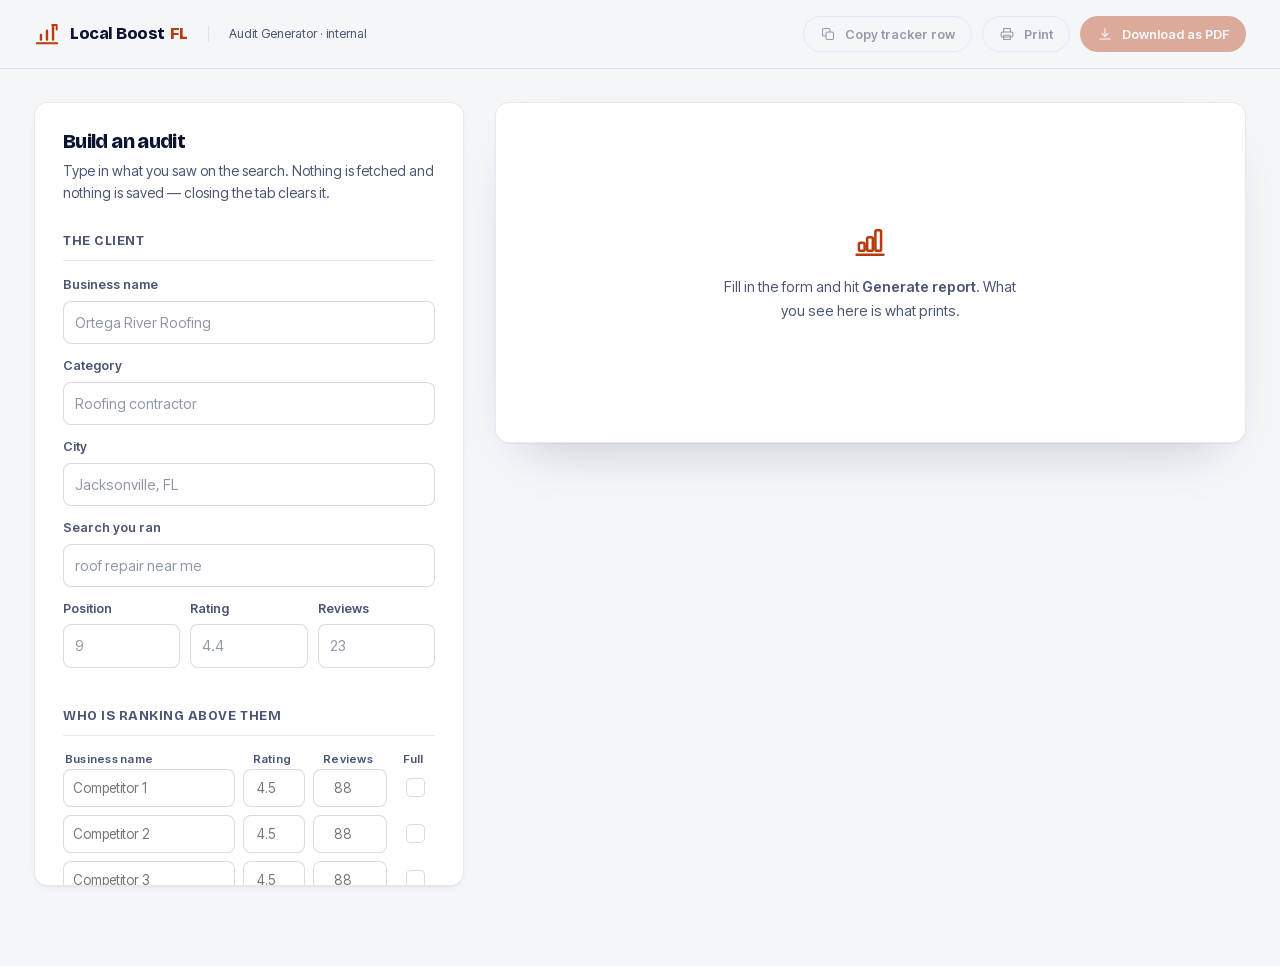
<file: audit-generator.html>
<!DOCTYPE html>
<html lang="en">
<head>
<meta charset="utf-8">
<meta name="viewport" content="width=device-width, initial-scale=1">
<title>Audit Generator | Local Boost FL</title>
<link rel="stylesheet" href="fonts.css">
<style>
/* =========================================================
   Local Boost FL — Audit Generator (internal tool)
   Tokens and patterns lifted from styles.css / THEME.md.
   Light ground only: the report is a document that prints,
   so a dark screen preview would not match the paper.
   ========================================================= */
:root{
  --paper:#F5F6FA;
  --band:#E7EBF4;
  --navy:#0B1330;
  --deep:#0B2A80;
  --slate:#4B5573;
  --orange:#B8390A;
  --gold:#C8891F;

  --bg:var(--paper);
  --bg-alt:var(--band);
  --fg:var(--navy);
  --fg-2:var(--slate);
  --acc:var(--orange);
  --acc-ink:#fff;
  --acc-on-dark:#FF7A33;
  --line:color-mix(in srgb, var(--navy) 15%, transparent);
  --line-2:color-mix(in srgb, var(--navy) 9%, transparent);
  --surface:#FFFFFF;
  --surface-2:#F2F4FA;
  --acc-wash:color-mix(in srgb, var(--orange) 9%, var(--paper));

  --r-surface:14px;
  --r-inner:8px;

  --sh-1:0 1px 2px -1px color-mix(in srgb,var(--navy) 10%,transparent),
         0 4px 12px -6px color-mix(in srgb,var(--navy) 12%,transparent);
  --sh-3:0 1px 3px -1px color-mix(in srgb,var(--navy) 8%,transparent),
         0 26px 56px -30px color-mix(in srgb,var(--navy) 26%,transparent);

  --ff-d:"Bricolage Grotesque","Avenir Next Condensed","Trebuchet MS",sans-serif;
  --ff-b:"Inter Tight","Helvetica Neue",Arial,sans-serif;
  --ease:cubic-bezier(.16,1,.3,1);
}

*,*::before,*::after{box-sizing:border-box}
body{
  margin:0;background:var(--bg);color:var(--fg);
  font-family:var(--ff-b);font-size:.97rem;line-height:1.62;font-weight:400;
  -webkit-font-smoothing:antialiased;
}
h1,h2,h3{font-family:var(--ff-d);font-weight:800;margin:0;
  letter-spacing:-.032em;line-height:1.02;
  font-variation-settings:"wdth" 100,"opsz" 60}
p{margin:0}
ul,ol{margin:0;padding:0;list-style:none}
svg{max-width:100%}
:where(a,button,input,select,[tabindex]):focus-visible{
  outline:2.5px solid var(--acc);outline-offset:3px;border-radius:4px}
.sprite{position:absolute;width:0;height:0;overflow:hidden}
.sprite symbol{fill:none;stroke:currentColor;stroke-width:1.6;
  stroke-linecap:round;stroke-linejoin:round}
.sprite #i-star{fill:currentColor;stroke:none}
.vh{position:absolute!important;width:1px;height:1px;margin:-1px;padding:0;
  overflow:hidden;clip-path:inset(50%);white-space:nowrap;border:0}

/* ---------- buttons (site pattern) ---------- */
.btn{display:inline-flex;align-items:center;justify-content:center;gap:9px;
  min-height:44px;padding:0 22px;border-radius:999px;
  font-family:var(--ff-b);font-size:.875rem;font-weight:600;
  text-decoration:none;white-space:nowrap;border:1.5px solid transparent;cursor:pointer;
  transition:background .22s var(--ease),border-color .22s var(--ease),
             color .22s var(--ease),transform .12s var(--ease)}
.btn:active{transform:translateY(1px)}
.btn:disabled{opacity:.4;cursor:not-allowed}
.btn:disabled:active{transform:none}
.btn--solid{background:var(--acc);color:var(--acc-ink)}
.btn--solid:not(:disabled):hover{background:color-mix(in srgb,var(--acc) 84%,var(--fg))}
.btn--ghost{border-color:var(--line);color:var(--fg);background:transparent}
.btn--ghost:not(:disabled):hover{border-color:var(--acc);color:var(--acc)}
.btn--sm{min-height:36px;padding:0 16px;font-size:.795rem}
/* Confirmation state for the clipboard buttons. Orange is the only accent the
   theme allows, so success borrows it rather than introducing a green. */
.btn--ghost.is-ok{border-color:var(--acc);color:var(--acc)}
.btn--ghost.is-bad{border-color:var(--line);color:var(--fg-2)}
.btn__i{width:16px;height:16px;flex:none;fill:none;stroke:currentColor;stroke-width:1.6;
  stroke-linecap:round;stroke-linejoin:round}

/* ---------- app chrome ---------- */
.appbar{position:sticky;top:0;z-index:60;background:color-mix(in srgb,var(--bg) 92%,transparent);
  backdrop-filter:blur(12px);border-bottom:1px solid var(--line-2)}
.appbar__in{display:flex;align-items:center;gap:20px;padding:0 clamp(18px,3vw,34px);height:68px}
.brand{display:inline-flex;align-items:center;gap:10px}
.brand__mark{width:26px;height:26px;color:var(--acc);display:block}
.brand__mark svg{display:block;stroke:currentColor;fill:none}
.brand__wm{font-family:var(--ff-d);font-weight:800;font-size:1.02rem;letter-spacing:-.03em}
.brand__fl{color:var(--acc);margin-left:.32em}
.appbar__tag{font-size:.795rem;color:var(--fg-2);padding-left:20px;
  border-left:1px solid var(--line-2);align-self:center;line-height:1.3}
.appbar__acts{margin-left:auto;display:flex;gap:10px;align-items:center}

.app{display:grid;gap:clamp(20px,2.4vw,32px);
  padding:clamp(20px,2.6vw,34px) clamp(18px,3vw,34px) 80px;
  align-items:start}
@media (min-width:1180px){
  .app{grid-template-columns:minmax(360px,430px) minmax(0,1fr)}
  .panel{position:sticky;top:88px;max-height:calc(100vh - 116px);overflow-y:auto}
}

/* ---------- form panel ---------- */
.panel{background:var(--surface);border:1px solid var(--line-2);
  border-radius:var(--r-surface);box-shadow:var(--sh-1);
  padding:clamp(20px,2.4vw,28px)}
.panel__h{font-size:1.25rem}
.panel__lead{color:var(--fg-2);font-size:.875rem;margin-top:8px}
.fset{border:0;padding:0;margin:26px 0 0}
.fset__lg{font-family:var(--ff-d);font-weight:700;font-size:.82rem;color:var(--fg-2);
  letter-spacing:.04em;text-transform:uppercase;padding:0;margin-bottom:14px;
  display:block;width:100%;padding-bottom:8px;border-bottom:1px solid var(--line-2)}
.f{display:grid;gap:5px;margin-bottom:12px}
.f__l{font-size:.795rem;font-weight:600;color:var(--fg-2)}
.f input[type=text],.f input[type=number],.f select{
  font:inherit;font-size:.9rem;color:var(--fg);background:var(--surface);
  border:1.5px solid var(--line);border-radius:var(--r-inner);
  padding:9px 11px;width:100%;min-height:40px;
  transition:border-color .2s var(--ease)}
.f input:hover,.f select:hover{border-color:color-mix(in srgb,var(--navy) 28%,transparent)}
.f input:focus-visible,.f select:focus-visible{outline-offset:1px;border-color:var(--acc)}
.f input::placeholder{color:color-mix(in srgb,var(--fg-2) 62%,transparent)}
.f--row{grid-template-columns:1fr 1fr 1fr;gap:10px;align-items:end}
.f--row .f{margin-bottom:0}

/* competitor table */
.comps{display:grid;gap:8px}
.comps__hd{display:grid;grid-template-columns:1fr 62px 74px 40px;gap:8px;
  font-size:.72rem;font-weight:600;color:var(--fg-2);letter-spacing:.02em;
  padding:0 2px}
.comps__hd span:nth-child(n+2){text-align:center}
.comp{display:grid;grid-template-columns:1fr 62px 74px 40px;gap:8px;align-items:center}
.comp input[type=text],.comp input[type=number]{
  font:inherit;font-size:.85rem;color:var(--fg);background:var(--surface);
  border:1.5px solid var(--line);border-radius:var(--r-inner);
  padding:7px 9px;width:100%;min-height:38px}
.comp input[type=number]{text-align:center;font-variant-numeric:tabular-nums}
.comp input:focus-visible{outline-offset:1px;border-color:var(--acc)}
.comp__chk{display:grid;place-items:center;min-height:38px}
input[type=checkbox]{appearance:none;width:19px;height:19px;flex:none;margin:0;
  border:1.5px solid var(--line);border-radius:5px;background:var(--surface);
  cursor:pointer;display:grid;place-items:center;
  transition:background .18s var(--ease),border-color .18s var(--ease)}
input[type=checkbox]::after{content:"";width:9px;height:5px;
  border-left:2px solid var(--acc-ink);border-bottom:2px solid var(--acc-ink);
  transform:rotate(-45deg) scale(0);transition:transform .18s var(--ease);
  margin-top:-2px}
input[type=checkbox]:checked{background:var(--acc);border-color:var(--acc)}
input[type=checkbox]:checked::after{transform:rotate(-45deg) scale(1)}

.gaps{display:grid;gap:10px}
.gap{display:flex;align-items:flex-start;gap:11px;cursor:pointer;
  font-size:.875rem;line-height:1.45}
.gap input{margin-top:2px}

.panel__foot{margin-top:26px;padding-top:20px;border-top:1px solid var(--line-2);
  display:flex;flex-wrap:wrap;gap:10px;align-items:center}
.panel__err{color:var(--acc);font-size:.795rem;font-weight:600;flex-basis:100%}
.panel__err:empty{display:none}
.panel__tools{margin-top:18px;padding-top:18px;border-top:1px solid var(--line-2);
  display:flex;flex-wrap:wrap;gap:10px;align-items:center}
.panel__note{margin-top:14px;font-size:.75rem;color:var(--fg-2);line-height:1.55}
.panel__note + .panel__note{margin-top:9px}
.lnk{font:inherit;font-weight:600;color:var(--acc);background:none;border:0;padding:0;
  cursor:pointer;text-decoration:underline;text-underline-offset:2px;
  text-decoration-thickness:1px;
  text-decoration-color:color-mix(in srgb,var(--acc) 40%,transparent);
  transition:text-decoration-color .2s var(--ease)}
.lnk:hover{text-decoration-color:var(--acc)}

/* ---------- stage + sheet ---------- */
.stage{display:grid;justify-items:center}
.sheet{width:100%;max-width:760px;background:var(--surface);
  border:1px solid var(--line-2);border-radius:var(--r-surface);
  box-shadow:var(--sh-3);overflow:hidden}
.empty{display:grid;place-items:center;gap:14px;text-align:center;
  padding:clamp(60px,10vw,120px) 30px;color:var(--fg-2)}
.empty svg{width:38px;height:38px;color:var(--acc);fill:none;stroke:currentColor;
  stroke-width:1.6;stroke-linecap:round;stroke-linejoin:round}
.empty p{font-size:.9rem;max-width:34ch}

/* ---------- report ---------- */
.rep{padding:clamp(26px,3.4vw,40px)}
.rep__hd{display:flex;align-items:flex-start;gap:20px;flex-wrap:wrap;
  padding-bottom:20px;border-bottom:2px solid var(--fg)}
.rep__meta{margin-left:auto;text-align:right;font-size:.795rem;color:var(--fg-2);
  line-height:1.5}
.rep__kick{font-family:var(--ff-d);font-weight:700;font-size:.78rem;color:var(--acc);
  letter-spacing:.06em;text-transform:uppercase;margin-top:22px}
.rep__h1{font-size:clamp(1.7rem,1.1rem + 1.9vw,2.35rem);max-width:19ch;margin-top:9px;
  font-variation-settings:"wdth" 96,"opsz" 96}
.rep__lead{font-size:1.02rem;color:var(--fg-2);margin-top:14px;max-width:52ch;line-height:1.55}

.rep__sec{margin-top:clamp(28px,3.4vw,40px)}
.rep__h2{font-size:1.42rem;max-width:30ch}
.rep__cap{font-size:.795rem;color:var(--fg-2);margin-top:8px;max-width:56ch}

/* serp mockup — pattern from index.html */
.serp{margin:18px 0 0;background:var(--surface);border:1px solid var(--line);
  border-radius:var(--r-surface);overflow:hidden}
.serp__bar{display:flex;align-items:center;gap:10px;padding:12px 15px;
  border-bottom:1px solid var(--line-2);background:var(--surface-2)}
.serp__mag{width:16px;height:16px;flex:none;color:var(--fg-2);stroke:currentColor;
  fill:none;stroke-width:1.6}
.serp__q{font-size:.875rem;font-weight:500;color:var(--fg)}
.serp__loc{margin-left:auto;display:inline-flex;align-items:center;gap:5px;
  font-size:.795rem;color:var(--fg-2)}
.serp__loc svg{width:13px;height:13px;stroke:currentColor;fill:none;stroke-width:1.6}

.serp__map{height:150px;border-bottom:1px solid var(--line-2)}
.serp__map svg{display:block;width:100%;height:100%}
.mp-land{fill:#E6E9F1}
.mp-water{fill:#C3D2EE}
.mp-park{fill:#DCE2EA}
.mp-road-lg path{stroke:#fff;stroke-width:7;fill:none}
.mp-road-sm path{stroke:#fff;stroke-width:3.4;fill:none;opacity:.85}
.mp-pin circle{fill:#8A93AC}
.mp-pin text{fill:#fff;font-family:var(--ff-b);font-size:13px;font-weight:600;text-anchor:middle}
.mp-pin--me circle{fill:var(--acc)}
.mp-pin--me text{font-size:15px}

.serp__row{display:flex;gap:13px;padding:14px 15px;align-items:flex-start;
  border-bottom:1px solid var(--line-2)}
.serp__list>.serp__row:last-child{border-bottom:0}
.serp__rank{flex:none;width:21px;height:21px;border-radius:var(--r-inner);
  display:grid;place-items:center;background:var(--bg-alt);color:var(--fg-2);
  font-size:.72rem;font-weight:600;margin-top:2px;font-variant-numeric:tabular-nums}
.serp__body{min-width:0;flex:1}
.serp__name{font-family:var(--ff-d);font-weight:700;font-size:.97rem;
  letter-spacing:-.015em;line-height:1.25}
.serp__meta{display:flex;align-items:center;gap:6px;margin-top:4px;flex-wrap:wrap}
.serp__score{font-size:.795rem;font-weight:600;color:var(--fg)}
.serp__ct{font-size:.795rem;color:var(--fg-2)}
.serp__sub{font-size:.795rem;color:var(--fg-2);margin-top:3px;
  display:flex;align-items:center;gap:7px}
.dot{width:2.5px;height:2.5px;border-radius:50%;background:currentColor;
  opacity:.55;display:inline-block}
.serp__chips{display:flex;gap:6px;margin-top:8px;flex-wrap:wrap}
.chip{font-size:.7rem;font-weight:500;padding:3px 9px;border-radius:999px;
  background:var(--bg-alt);color:var(--fg-2)}
.chip--flag{background:color-mix(in srgb,var(--acc) 15%,transparent);color:var(--acc)}
.serp__act{display:flex;flex-direction:column;gap:6px;flex:none}
.pill{font-size:.7rem;font-weight:600;padding:5px 13px;border-radius:999px;
  border:1px solid var(--line);color:var(--fg-2);text-align:center}

.stars{position:relative;display:inline-block;line-height:0;flex:none}
.stars svg{width:12px;height:12px;display:inline-block;fill:currentColor;stroke:none}
.stars__off{color:color-mix(in srgb,var(--fg) 20%,transparent)}
.stars__on{position:absolute;inset:0;overflow:hidden;color:var(--gold);
  width:calc(var(--v) / 5 * 100%)}

.serp__more{font-size:.795rem;font-weight:600;color:var(--fg-2);
  padding:10px 15px;border-bottom:1px solid var(--line-2);background:var(--surface-2)}
.serp__row.is-thin{padding:9px 15px;opacity:.62}
.serp__row.is-thin .serp__name{font-size:.87rem;font-weight:600}
.serp__row.is-gap{padding:9px 15px;color:var(--fg-2);font-size:.795rem;
  background:var(--surface-2);align-items:center}
.serp__row.is-gap .serp__rank{background:transparent;letter-spacing:.1em}

/* the client's row: the one thing on the page that must not be missable */
.serp__row.is-client{background:var(--acc-wash);box-shadow:inset 3.5px 0 0 var(--acc);
  opacity:1;padding:14px 15px}
.serp__row.is-client .serp__rank{background:var(--acc);color:var(--acc-ink)}
.serp__row.is-client .serp__name{font-size:.97rem;font-weight:700}
.serp__you{font-size:.7rem;font-weight:700;color:var(--acc);margin-top:3px;
  letter-spacing:.08em;text-transform:uppercase}

/* findings */
.finds{margin-top:20px;display:grid;gap:0;border-top:1px solid var(--line)}
.find{display:flex;gap:16px;padding:18px 0;border-bottom:1px solid var(--line)}
.find__ico{flex:none;width:38px;height:38px;border-radius:999px;display:grid;
  place-items:center;border:1.5px solid var(--line);color:var(--acc)}
.find__ico svg{width:19px;height:19px;fill:none;stroke:currentColor;stroke-width:1.6;
  stroke-linecap:round;stroke-linejoin:round}
.find__b{min-width:0}
.find__h{font-family:var(--ff-d);font-weight:700;font-size:1.02rem;letter-spacing:-.02em;
  line-height:1.25}
.find__p{color:var(--fg-2);font-size:.9rem;margin-top:6px;max-width:58ch}
.finds__none{color:var(--fg-2);font-size:.9rem;padding:18px 0;border-bottom:1px solid var(--line)}

/* stats */
.stats{display:grid;gap:24px;margin-top:20px}
@media (min-width:560px){.stats{grid-template-columns:repeat(3,1fr);column-gap:24px}}
.stat{border-top:2px solid var(--fg);padding-top:16px}
.stat__n{font-family:var(--ff-d);font-weight:800;
  font-size:clamp(2.6rem,1.6rem + 2.6vw,3.5rem);
  line-height:.86;letter-spacing:-.05em;
  font-variation-settings:"wdth" 78,"opsz" 96;color:var(--acc);
  font-variant-numeric:tabular-nums}
.stat__u{font-size:.44em;vertical-align:super;letter-spacing:0}
.stat__t{margin-top:12px;color:var(--fg-2);font-size:.83rem;line-height:1.5}

/* closing band */
.close{margin:clamp(30px,3.6vw,44px) calc(-1 * clamp(26px,3.4vw,40px))
        calc(-1 * clamp(26px,3.4vw,40px));
  background:var(--deep);color:#fff;padding:clamp(30px,4vw,44px) clamp(26px,3.4vw,40px)}
.close__h{font-family:var(--ff-d);font-weight:800;font-size:1.6rem;letter-spacing:-.035em;
  line-height:1.05;max-width:18ch}
.close__p{margin-top:14px;max-width:46ch;font-size:.95rem;line-height:1.55;
  color:color-mix(in srgb,#fff 84%,transparent)}
.close__grid{margin-top:26px;padding-top:20px;
  border-top:1px solid color-mix(in srgb,#fff 24%,transparent);
  display:grid;gap:16px}
@media (min-width:560px){.close__grid{grid-template-columns:repeat(3,1fr)}}
.close__k{font-size:.7rem;font-weight:700;letter-spacing:.08em;text-transform:uppercase;
  color:var(--acc-on-dark)}
.close__v{font-size:.95rem;margin-top:5px;font-weight:500}
.close :focus-visible{outline-color:var(--acc-on-dark)}
/* editable placeholders: a dashed underline on screen so they read as fillable,
   nothing at all on paper. */
[contenteditable="true"]{border-radius:3px}
[contenteditable="true"]:not(.close__v){outline-offset:2px}
.close__v[contenteditable="true"]{
  border-bottom:1px dashed color-mix(in srgb,#fff 42%,transparent);cursor:text}
.close__v[contenteditable="true"]:hover{border-bottom-color:var(--acc-on-dark)}
.edit-note{font-size:.72rem;color:color-mix(in srgb,#fff 60%,transparent);margin-top:18px}

/* =========================================================
   PRINT
   ========================================================= */
@page{size:letter portrait;margin:0.5in}

@media print{
  /* Backgrounds and tints carry the whole design here — the client row, the
     closing band, the map. Without this Chrome drops every one of them. */
  *,*::before,*::after{
    -webkit-print-color-adjust:exact!important;print-color-adjust:exact!important}

  html,body{background:#fff!important;margin:0;padding:0}
  .appbar,.panel,.edit-note{display:none!important}

  .app{display:block;padding:0;gap:0}
  .stage{display:block}
  .sheet{max-width:none;width:auto;border:0;border-radius:0;
    box-shadow:none;overflow:visible}
  .rep{padding:0}

  /* The closing band bled to the sheet edge on screen via negative margins.
     On paper the sheet edge is the @page margin, so pull it back to zero and
     give it its own padding instead. */
  .close{margin:26px 0 0;padding:26px 24px;border-radius:var(--r-surface)}

  /* Atomic units are the individual rows and blocks, not the whole mockup.
     Holding the entire .serp together needs ~800px it will not always get,
     which shunts it to its own page and leaves a half-empty one behind it.
     Letting it split between rows keeps every page full. */
  .find,.stat,.close,.rep__hd,.serp__row{break-inside:avoid;page-break-inside:avoid}
  .rep__h1,.rep__h2,.rep__kick,.find__h,.close__h,.rep__cap,
  .serp__bar,.serp__map,.serp__more{break-after:avoid;page-break-after:avoid}
  p{orphans:3;widows:3}

  /* Tighter vertical rhythm on paper — screen spacing wastes a page here. */
  .rep__sec{margin-top:26px}
  .rep__lead{margin-top:12px;max-width:64ch}
  .serp{margin-top:14px}
  .finds,.stats{margin-top:14px}
  .find{padding:14px 0}

  /* Shadows do not print; borders do. */
  .serp{box-shadow:none;border:1px solid var(--line)}
  .serp__row.is-client{box-shadow:none;
    border-left:3.5px solid var(--acc);padding-left:11.5px}

  .close__v[contenteditable="true"]{border-bottom:0}
  a{text-decoration:none;color:inherit}

  /* Type down a notch: 10.5pt body reads better on paper than 15.5px does. */
  .rep__h1{font-size:26pt}
  .rep__h2{font-size:16pt}
  .rep__lead{font-size:11pt}
  .stat__n{font-size:34pt}
  .close__h{font-size:17pt}
}
</style>
</head>
<body>

<!-- Icon sprite, same set and conventions as the site. Every <use> site must set
     fill:none;stroke:currentColor on the referencing <svg>, or it renders solid. -->
<svg class="sprite" aria-hidden="true" focusable="false" xmlns="http://www.w3.org/2000/svg">
  <symbol id="i-star" viewBox="0 0 24 24">
    <path d="M12 2.6l2.88 5.84 6.44.94-4.66 4.54 1.1 6.42L12 17.31l-5.76 3.03 1.1-6.42L2.68 9.38l6.44-.94z"/>
  </symbol>
  <symbol id="i-profile" viewBox="0 0 24 24">
    <rect x="3" y="4.5" width="18" height="15" rx="2.6"/><path d="M7 9h5.5"/>
    <path d="M7 16.2l3.2-3.2 2.2 2.2L17 10.4"/><path d="M17 13.6v-3.2h-3.2"/>
  </symbol>
  <symbol id="i-reply" viewBox="0 0 24 24">
    <path d="M20.5 11.6a7.6 7.6 0 0 1-7.6 7.6H8.4L4 21.6l1-3.7a7.6 7.6 0 1 1 15.5-6.3Z"/>
    <path d="M8.4 13.4l2.4-2.9 2 2 3-3.9"/>
  </symbol>
  <symbol id="i-listings" viewBox="0 0 24 24">
    <path d="M4 7h11M4 12h11M4 17h6"/><path d="M15.4 17.1l2.1 2.1L22 14.6"/>
  </symbol>
  <symbol id="i-photo" viewBox="0 0 24 24">
    <rect x="3" y="5" width="18" height="14" rx="2.4"/><circle cx="8.4" cy="10.2" r="1.7"/>
    <path d="m3.6 17.4 4.6-4.3 3.2 3 3.4-3.6 5.6 5.3"/>
  </symbol>
  <symbol id="i-report" viewBox="0 0 24 24">
    <path d="M3.5 20h17"/><rect x="5" y="12.5" width="3.6" height="5" rx="1"/>
    <rect x="10.2" y="9" width="3.6" height="8.5" rx="1"/>
    <rect x="15.4" y="4.6" width="3.6" height="12.9" rx="1"/>
  </symbol>
  <symbol id="i-chev" viewBox="0 0 24 24"><path d="M5.5 9.2 12 15.4l6.5-6.2"/></symbol>
  <symbol id="i-search" viewBox="0 0 24 24"><circle cx="10.8" cy="10.8" r="6.3"/><path d="M15.4 15.4 20 20"/></symbol>
  <symbol id="i-arrow" viewBox="0 0 24 24"><path d="M5 19 19 5"/><path d="M9 5h10v10"/></symbol>
  <symbol id="i-pin" viewBox="0 0 24 24"><path d="M12 21.5s7-6.1 7-11a7 7 0 1 0-14 0c0 4.9 7 11 7 11Z"/><circle cx="12" cy="10.3" r="2.6"/></symbol>
  <symbol id="i-print" viewBox="0 0 24 24">
    <path d="M7 9V3.8h10V9"/><rect x="3.2" y="9" width="17.6" height="7.6" rx="2"/>
    <path d="M7 14h10v6.2H7z"/>
  </symbol>
  <symbol id="i-dl" viewBox="0 0 24 24">
    <path d="M12 3.8v11.4"/><path d="M7.6 11l4.4 4.4 4.4-4.4"/><path d="M4.4 19.6h15.2"/>
  </symbol>
  <symbol id="i-copy" viewBox="0 0 24 24">
    <path d="M15 9V5.8A2 2 0 0 0 13 3.8H5.8A2 2 0 0 0 3.8 5.8V13A2 2 0 0 0 5.8 15H9"/>
    <rect x="9" y="9" width="11.2" height="11.2" rx="2.2"/>
  </symbol>
</svg>

<header class="appbar">
  <div class="appbar__in">
    <span class="brand">
      <span class="brand__mark" aria-hidden="true">
        <svg viewBox="0 0 28 28" fill="none"><path d="M3 24h22" stroke-width="2.1" stroke-linecap="round"/><path d="M7.5 20V15M14 20V10.5M20.5 20V5.5" stroke-width="2.6" stroke-linecap="round"/><path d="M24.4 9.2V4.4h-4.8" stroke-width="2.1" stroke-linecap="round" stroke-linejoin="round"/></svg>
      </span>
      <span class="brand__wm">Local Boost<span class="brand__fl">FL</span></span>
    </span>
    <span class="appbar__tag">Audit Generator &middot; internal</span>
    <div class="appbar__acts">
      <button type="button" class="btn btn--ghost btn--sm" id="btnCopy" disabled
              title="Copy this audit as one row, ready to paste into a tracking spreadsheet">
        <svg class="btn__i" viewBox="0 0 24 24"><use href="#i-copy"/></svg><span class="btn__t">Copy tracker row</span>
      </button>
      <button type="button" class="btn btn--ghost btn--sm" id="btnPrint" disabled>
        <svg class="btn__i" viewBox="0 0 24 24"><use href="#i-print"/></svg>Print
      </button>
      <button type="button" class="btn btn--solid btn--sm" id="btnPdf" disabled>
        <svg class="btn__i" viewBox="0 0 24 24"><use href="#i-dl"/></svg>Download as PDF
      </button>
    </div>
  </div>
</header>

<div class="app">

  <!-- ============ FORM ============ -->
  <form class="panel" id="form" novalidate>
    <h1 class="panel__h">Build an audit</h1>
    <p class="panel__lead">Type in what you saw on the search. Nothing is fetched and nothing is saved &mdash; closing the tab clears it.</p>

    <fieldset class="fset">
      <legend class="fset__lg">The client</legend>
      <div class="f">
        <label class="f__l" for="cName">Business name</label>
        <input type="text" id="cName" placeholder="Ortega River Roofing" autocomplete="off">
      </div>
      <div class="f">
        <label class="f__l" for="cCat">Category</label>
        <input type="text" id="cCat" placeholder="Roofing contractor" autocomplete="off">
      </div>
      <div class="f">
        <label class="f__l" for="cCity">City</label>
        <input type="text" id="cCity" placeholder="Jacksonville, FL" autocomplete="off">
      </div>
      <div class="f">
        <label class="f__l" for="cQuery">Search you ran</label>
        <input type="text" id="cQuery" placeholder="roof repair near me" autocomplete="off">
      </div>
      <div class="f f--row">
        <div class="f">
          <label class="f__l" for="cPos">Position</label>
          <input type="number" id="cPos" min="1" max="99" step="1" placeholder="9">
        </div>
        <div class="f">
          <label class="f__l" for="cRating">Rating</label>
          <input type="number" id="cRating" min="0" max="5" step="0.1" placeholder="4.4">
        </div>
        <div class="f">
          <label class="f__l" for="cReviews">Reviews</label>
          <input type="number" id="cReviews" min="0" step="1" placeholder="23">
        </div>
      </div>
    </fieldset>

    <fieldset class="fset">
      <legend class="fset__lg">Who is ranking above them</legend>
      <div class="comps__hd" aria-hidden="true">
        <span>Business name</span><span>Rating</span><span>Reviews</span><span title="Profile looks complete">Full</span>
      </div>
      <div class="comps" id="comps"></div>
    </fieldset>

    <fieldset class="fset">
      <legend class="fset__lg">What is wrong with the client's profile</legend>
      <div class="gaps" id="gaps"></div>
    </fieldset>

    <fieldset class="fset">
      <legend class="fset__lg">Report date</legend>
      <div class="f">
        <label class="f__l vh" for="cDate">Report date</label>
        <input type="text" id="cDate" autocomplete="off">
      </div>
    </fieldset>

    <div class="panel__foot">
      <button type="submit" class="btn btn--solid">
        <svg class="btn__i" viewBox="0 0 24 24"><use href="#i-report"/></svg>Generate report
      </button>
      <button type="button" class="btn btn--ghost btn--sm" id="btnSample">Load sample</button>
      <button type="button" class="btn btn--ghost btn--sm" id="btnClear">Clear</button>
      <p class="panel__err" id="err" role="alert"></p>
    </div>

    <div class="panel__tools">
      <button type="button" class="btn btn--ghost btn--sm" id="btnSave">Save audit</button>
      <button type="button" class="btn btn--ghost btn--sm" id="btnOpen">Open audit</button>
      <input type="file" id="fileIn" accept=".json,application/json" hidden>
    </div>

    <p class="panel__note">
      <strong>Save audit</strong> writes this form to a small file. <strong>Open audit</strong> reads
      one back and regenerates the report, so a re-run in 90 days is a file away instead of a retype.
    </p>
    <p class="panel__note">
      Once a report is generated, <strong>Copy tracker row</strong> puts it on the clipboard as a
      single tab-separated line &mdash; paste it straight into a row in Excel or Sheets.
      Starting a new tracking sheet? <button type="button" class="lnk" id="btnHeads">Copy the column headers</button>.
    </p>
  </form>

  <!-- ============ REPORT ============ -->
  <div class="stage">
    <article class="sheet" id="sheet">
      <div class="empty" id="empty">
        <svg viewBox="0 0 24 24" aria-hidden="true"><use href="#i-report"/></svg>
        <p>Fill in the form and hit <strong>Generate report</strong>. What you see here is what prints.</p>
      </div>
    </article>
  </div>

</div>

<script>
(function(){
"use strict";

var COMP_ROWS = 5;

var GAPS = [
  { id:"replies", icon:"i-reply",
    label:"No owner responses to reviews",
    head:"Reviews are going unanswered",
    body:"People are leaving reviews and nobody is writing back. To a customer reading the profile it looks like the business stopped paying attention, and Google gives less weight to a profile that sits still. Every review should get a short reply, including the good ones." },
  { id:"profile", icon:"i-profile",
    label:"Incomplete profile",
    head:"The profile is only half filled in",
    body:"Hours, services, the service area and the description are either blank or still set to whatever was there the day the profile was claimed. Those fields are what Google reads to decide which searches this business belongs in, so leaving them empty narrows the searches it can win." },
  { id:"photos", icon:"i-photo",
    label:"Outdated photos",
    head:"The photos are old",
    body:"The pictures on the profile are dated, or they are stock images rather than real work. Photos are the first thing someone looks at before they call, and profiles that get new ones regularly hold their position better than profiles that never change." },
  { id:"listings", icon:"i-listings",
    label:"Inconsistent listing info",
    head:"The name, address and phone number do not match everywhere",
    body:"This business is listed with different details on other websites &mdash; an old suite number, a disconnected phone, a slightly different name. Google checks those listings against each other, and when they disagree it trusts the whole profile a little less." }
];

var SAMPLE = {
  name:"Ortega River Roofing", cat:"Roofing contractor", city:"Jacksonville, FL",
  query:"roof repair near me", pos:9, rating:4.4, reviews:23,
  comps:[
    { name:"Baymeadows Roof & Gutter", rating:4.5, reviews:88,  full:true  },
    { name:"Trestle Exteriors",        rating:4.3, reviews:61,  full:true  },
    { name:"Cedar Point Roofworks",    rating:4.2, reviews:47,  full:false },
    { name:"Anchor Ridge Contracting", rating:4.6, reviews:134, full:true  },
    { name:"Palmetto Roof Co.",        rating:4.0, reviews:39,  full:false }
  ],
  gaps:["replies","profile","listings"]
};

var $  = function(s){ return document.querySelector(s); };
var el = function(id){ return document.getElementById(id); };

/* Everything typed into the form lands in innerHTML, so it all goes through
   here first. */
function esc(s){
  return String(s == null ? "" : s)
    .replace(/&/g,"&amp;").replace(/</g,"&lt;").replace(/>/g,"&gt;")
    .replace(/"/g,"&quot;").replace(/'/g,"&#39;");
}
function num(v, fallback){
  var n = parseFloat(v);
  return isFinite(n) ? n : fallback;
}
function plural(n, one, many){ return n === 1 ? one : many; }
function today(){
  return new Date().toLocaleDateString("en-US",
    { month:"long", day:"numeric", year:"numeric" });
}

/* ---------- build the form ---------- */
(function buildForm(){
  var comps = el("comps"), html = "";
  for(var i = 0; i < COMP_ROWS; i++){
    html +=
      '<div class="comp">' +
        '<label class="vh" for="k'+i+'">Competitor '+(i+1)+' name</label>' +
        '<input type="text" id="k'+i+'" data-k="name" data-i="'+i+'" placeholder="Competitor '+(i+1)+'" autocomplete="off">' +
        '<label class="vh" for="kr'+i+'">Competitor '+(i+1)+' rating</label>' +
        '<input type="number" id="kr'+i+'" data-k="rating" data-i="'+i+'" min="0" max="5" step="0.1" placeholder="4.5">' +
        '<label class="vh" for="kc'+i+'">Competitor '+(i+1)+' review count</label>' +
        '<input type="number" id="kc'+i+'" data-k="reviews" data-i="'+i+'" min="0" step="1" placeholder="88">' +
        '<span class="comp__chk">' +
          '<label class="vh" for="kf'+i+'">Competitor '+(i+1)+' profile looks complete</label>' +
          '<input type="checkbox" id="kf'+i+'" data-k="full" data-i="'+i+'">' +
        '</span>' +
      '</div>';
  }
  comps.innerHTML = html;

  el("gaps").innerHTML = GAPS.map(function(g){
    return '<label class="gap"><input type="checkbox" id="g_'+g.id+'" data-gap="'+g.id+'">' +
           '<span>'+g.label+'</span></label>';
  }).join("");

  el("cDate").value = today();
})();

/* ---------- read the form ---------- */
function readForm(){
  var comps = [];
  for(var i = 0; i < COMP_ROWS; i++){
    var name = el("k"+i).value.trim();
    if(!name) continue;
    comps.push({
      name: name,
      rating: num(el("kr"+i).value, null),
      reviews: num(el("kc"+i).value, null),
      full: el("kf"+i).checked
    });
  }
  return {
    name: el("cName").value.trim(),
    cat:  el("cCat").value.trim(),
    city: el("cCity").value.trim(),
    query: el("cQuery").value.trim(),
    pos: Math.max(1, Math.round(num(el("cPos").value, comps.length + 1))),
    rating: num(el("cRating").value, null),
    reviews: num(el("cReviews").value, null),
    date: el("cDate").value.trim(),
    comps: comps,
    gaps: GAPS.filter(function(g){ return el("g_" + g.id).checked; })
  };
}

/* ---------- pieces ---------- */
var STAR = '<svg viewBox="0 0 24 24"><use href="#i-star"/></svg>';

function stars(v){
  if(v == null) return "";
  var val = Math.max(0, Math.min(5, v));
  return '<span class="stars" style="--v:' + val + '">' +
           '<span class="stars__on">'  + STAR.repeat(5) + '</span>' +
           '<span class="stars__off">' + STAR.repeat(5) + '</span>' +
         '</span>';
}

function metaLine(rating, reviews){
  var out = "";
  if(rating != null) out += '<span class="serp__score">' + rating.toFixed(1) + '</span>' + stars(rating);
  if(reviews != null) out += '<span class="serp__ct">(' + reviews.toLocaleString() + ')</span>';
  return out ? '<p class="serp__meta">' + out + '</p>' : "";
}

/* Competitors take 1..k in the order they were entered; the client sits at the
   position that was actually observed. If that leaves a hole between the last
   competitor and the client, it is filled with a count rather than with names
   that were never looked up. */
function buildRows(d){
  var rows = d.comps.map(function(c){ return { kind:"comp", data:c }; });
  var at = Math.min(d.pos, rows.length + 1) - 1;
  var hole = d.pos - rows.length - 1;

  if(hole > 0) rows.push({ kind:"hole", n:hole });
  rows.splice(hole > 0 ? rows.length : at, 0, { kind:"client", data:d });

  var rank = 0;
  return rows.map(function(r){
    if(r.kind === "hole"){ rank += r.n; return r; }
    rank += 1; r.rank = rank; return r;
  });
}

function renderRow(r, d){
  if(r.kind === "hole"){
    return '<li class="serp__row is-gap">' +
             '<span class="serp__rank">&hellip;</span>' +
             '<div class="serp__body">' + r.n + " more " +
               plural(r.n, "business", "businesses") + " ahead of " + esc(d.name) +
             '</div></li>';
  }

  if(r.kind === "client"){
    return '<li class="serp__row is-client">' +
             '<span class="serp__rank">' + r.rank + '</span>' +
             '<div class="serp__body">' +
               '<p class="serp__name">' + esc(d.name) + '</p>' +
               '<p class="serp__you">This is you</p>' +
               metaLine(d.rating, d.reviews) +
               (d.cat ? '<p class="serp__sub">' + esc(d.cat) + '</p>' : "") +
               (d.gaps.length
                 ? '<p class="serp__chips"><span class="chip chip--flag">' +
                     d.gaps.length + " " + plural(d.gaps.length, "issue", "issues") +
                   " found</span></p>"
                 : "") +
             '</div></li>';
  }

  var c = r.data;
  /* Ranks 4 and down are the "more places" tail: a name and nothing else, the
     same way Google collapses them. */
  if(r.rank > 3){
    return '<li class="serp__row is-thin">' +
             '<span class="serp__rank">' + r.rank + '</span>' +
             '<div class="serp__body"><p class="serp__name">' + esc(c.name) + '</p></div>' +
           '</li>';
  }
  return '<li class="serp__row">' +
           '<span class="serp__rank">' + r.rank + '</span>' +
           '<div class="serp__body">' +
             '<p class="serp__name">' + esc(c.name) + '</p>' +
             metaLine(c.rating, c.reviews) +
             (d.cat ? '<p class="serp__sub">' + esc(d.cat) + '</p>' : "") +
             '<p class="serp__chips">' +
               (c.full ? '<span class="chip">Complete profile</span>'
                       : '<span class="chip">Thin profile</span>') +
             '</p>' +
           '</div>' +
           '<div class="serp__act"><span class="pill">Call</span><span class="pill">Directions</span></div>' +
         '</li>';
}

function renderMap(rows, d){
  var top = rows.filter(function(r){ return r.kind !== "hole" && r.rank <= 3; });
  if(!top.length) return "";
  var spots = [[322,94,17],[196,146,14],[486,52,14]];
  var pins = top.map(function(r, i){
    var s = spots[i], me = r.kind === "client";
    return '<g class="mp-pin' + (me ? " mp-pin--me" : "") + '">' +
             '<circle cx="' + s[0] + '" cy="' + s[1] + '" r="' + s[2] + '"/>' +
             '<text x="' + s[0] + '" y="' + (s[1] + (me ? 6 : 5)) + '">' + r.rank + '</text>' +
           '</g>';
  }).join("");

  return '<div class="serp__map">' +
    '<svg viewBox="0 0 640 190" preserveAspectRatio="xMidYMid slice" role="presentation">' +
      '<rect width="640" height="190" class="mp-land"/>' +
      '<path d="M-10 138 C 90 120, 150 62, 250 66 C 350 70, 400 128, 520 118 C 590 112, 630 96, 650 88 L650 200 L-10 200Z" class="mp-water"/>' +
      '<path d="M62 -10 C 78 40, 40 70, 58 116 L 34 200 L 130 200 L 148 96 C 120 52, 132 20, 118 -10Z" class="mp-park"/>' +
      '<g class="mp-road-lg"><path d="M-10 46 H650"/><path d="M212 -10 V200"/><path d="M448 -10 V200"/></g>' +
      '<g class="mp-road-sm"><path d="M-10 96 H650"/><path d="M-10 158 H650"/><path d="M118 -10 V200"/><path d="M320 -10 V200"/><path d="M556 -10 V200"/><path d="M212 118 L448 46"/></g>' +
      pins +
    '</svg></div>';
}

function renderSerp(d){
  var rows = buildRows(d);
  var head = [], tail = [], seenTail = false;

  rows.forEach(function(r){
    var isTail = (r.kind === "hole") || (r.rank > 3);
    if(isTail) seenTail = true;
    (seenTail ? tail : head).push(renderRow(r, d));
  });

  return '<figure class="serp">' +
    '<div class="serp__bar">' +
      '<svg class="serp__mag" viewBox="0 0 24 24"><use href="#i-search"/></svg>' +
      '<span class="serp__q">' + esc(d.query || d.cat) + '</span>' +
      '<span class="serp__loc"><svg viewBox="0 0 24 24"><use href="#i-pin"/></svg>' +
        esc(d.city) + '</span>' +
    '</div>' +
    renderMap(rows, d) +
    '<ol class="serp__list">' + head.join("") + '</ol>' +
    (tail.length
      ? '<p class="serp__more">More places</p><ol class="serp__list">' + tail.join("") + '</ol>'
      : "") +
  '</figure>';
}

function renderFindings(d){
  if(!d.gaps.length){
    return '<div class="finds"><p class="finds__none">No profile problems were flagged on this audit. ' +
           'The gap here is position and reviews, not upkeep.</p></div>';
  }
  return '<div class="finds">' + d.gaps.map(function(g){
    return '<div class="find">' +
             '<span class="find__ico"><svg viewBox="0 0 24 24"><use href="#' + g.icon + '"/></svg></span>' +
             '<div class="find__b">' +
               '<p class="find__h">' + g.head + '</p>' +
               '<p class="find__p">' + g.body + '</p>' +
             '</div></div>';
  }).join("") + '</div>';
}

/* Competitors typed in are assumed to outrank the client, but a client sitting
   at position 2 pushes everything after the first one below them. Only the ones
   genuinely ahead can be described as ahead. */
function aboveComps(d){
  if(d.pos > d.comps.length) return d.comps.slice();
  return d.comps.slice(0, Math.max(0, d.pos - 1));
}

function renderStats(d){
  var above = aboveComps(d);
  /* Two different counts, and conflating them puts a contradiction on the page:
     `ahead` is how many businesses actually outrank the client, `known` is how
     many of those were typed in. A client at #9 with 5 competitors entered has
     8 ahead but only 5 we can say anything about. */
  var ahead = d.pos - 1;
  var known = above.length;
  var withReviews = above.filter(function(c){ return c.reviews != null; });
  var lead = withReviews.length
    ? withReviews.reduce(function(a,b){ return a.reviews > b.reviews ? a : b; })
    : null;

  var s = [];

  /* 1. Review gap */
  if(lead && d.reviews != null){
    var gap = lead.reviews - d.reviews;
    if(gap > 0){
      s.push({
        n: gap.toLocaleString(),
        t: "more reviews on " + esc(lead.name) + " than on your profile. Review count is one of " +
           "the few ranking signals a customer can see too."
      });
    } else {
      s.push({
        n: Math.abs(gap).toLocaleString(),
        t: "more reviews than " + esc(lead.name) + ", the best reviewed business " +
           (known < ahead ? "we checked above you" : "ahead of you") + ". " +
           "You are not losing this on reviews, which means the rest is fixable faster."
      });
    }
  } else if(ahead){
    s.push({ n: ahead, t: plural(ahead, "business is", "businesses are") +
      " ranking ahead of you for this search." });
  } else {
    s.push({
      n: d.reviews != null ? d.reviews.toLocaleString() : "#1",
      t: "reviews on your profile. Nothing in this search is ahead of you, and that " +
         "number is a large part of why."
    });
  }

  /* 2. Position */
  s.push({
    n: "#" + d.pos,
    t: d.pos <= 3
      ? "where you sit today. You are in the three that show without a tap &mdash; the job is holding it."
      : "where you sit today. Only the top three show without a tap, so " +
        (d.pos - 3) + " " + plural(d.pos - 3, "place", "places") + " " +
        plural(d.pos - 3, "separates", "separate") + " you from being seen."
  });

  /* 3. Profile completeness — client's, against what the competition is running */
  var passed = GAPS.length - d.gaps.length;
  var pct = Math.round(passed / GAPS.length * 100);
  var fullComps = above.filter(function(c){ return c.full; }).length;

  var compare = "";
  if(known === 1){
    compare = (known < ahead ? "The one business above you we checked "
                             : "The one business ahead of you ") +
              (fullComps ? "has" : "does not have") +
              " a profile that looks fully filled in.";
  } else if(known > 1){
    compare = (known < ahead
      ? "Of the " + known + " above you we checked, " + fullComps + " "
      : fullComps + " of the " + known + " businesses ahead of you ") +
      plural(fullComps, "has", "have") + " a profile that looks fully filled in.";
  }

  s.push({
    n: pct, u: "%",
    t: "of the basic profile checks pass on your listing (" + passed + " of " +
       GAPS.length + "). " + compare
  });

  return '<div class="stats">' + s.map(function(x){
    return '<div class="stat">' +
             '<p class="stat__n">' + x.n + (x.u ? '<span class="stat__u">' + x.u + '</span>' : "") + '</p>' +
             '<p class="stat__t">' + x.t + '</p>' +
           '</div>';
  }).join("") + '</div>';
}

function lead(d){
  var above = d.pos - 1;
  if(d.pos <= 3){
    return "On " + esc(d.query || d.cat) + " in " + esc(d.city) + ", " + esc(d.name) +
           " is already one of the three businesses Google shows on the map. This is what is " +
           "keeping that spot fragile, and what it would take to make it stick.";
  }
  return "On " + esc(d.query || d.cat) + " in " + esc(d.city) + ", Google shows three businesses " +
         "on the map before anyone has to tap anything. " + esc(d.name) + " is not one of them &mdash; " +
         "there " + plural(above, "is", "are") + " " + above + " " +
         plural(above, "business", "businesses") + " ahead. Here is what those three have that " +
         "you do not, and what closes the distance.";
}

function renderReport(d){
  return '<div class="rep">' +

    '<header class="rep__hd">' +
      '<span class="brand">' +
        '<span class="brand__mark" aria-hidden="true">' +
          '<svg viewBox="0 0 28 28" fill="none"><path d="M3 24h22" stroke-width="2.1" stroke-linecap="round"/><path d="M7.5 20V15M14 20V10.5M20.5 20V5.5" stroke-width="2.6" stroke-linecap="round"/><path d="M24.4 9.2V4.4h-4.8" stroke-width="2.1" stroke-linecap="round" stroke-linejoin="round"/></svg>' +
        '</span>' +
        '<span class="brand__wm">Local Boost<span class="brand__fl">FL</span></span>' +
      '</span>' +
      '<div class="rep__meta">' +
        'Local search audit<br>' + esc(d.name) + '<br>' + esc(d.date) +
      '</div>' +
    '</header>' +

    '<p class="rep__kick">' + esc(d.city) + ' &middot; ' + esc(d.cat) + '</p>' +
    '<h1 class="rep__h1">' + (d.pos <= 3
        ? "You are showing on the map. Here is what is holding you there."
        : "You are on page one. Just not the part anyone reads.") + '</h1>' +
    '<p class="rep__lead">' + lead(d) + '</p>' +

    '<section class="rep__sec">' +
      '<h2 class="rep__h2">What the search looks like today</h2>' +
      '<p class="rep__cap">Recreated from a Google search for &ldquo;' + esc(d.query || d.cat) +
        '&rdquo;, run from ' + esc(d.city) + ' on ' + esc(d.date) + '. Local results move week to ' +
        'week, so this is where things stood on that date.</p>' +
      renderSerp(d) +
    '</section>' +

    '<section class="rep__sec">' +
      '<h2 class="rep__h2">What we found</h2>' +
      '<p class="rep__cap">Four things get checked on every audit. These are the ones that came back short.</p>' +
      renderFindings(d) +
    '</section>' +

    '<section class="rep__sec">' +
      '<h2 class="rep__h2">The gap, in numbers</h2>' +
      renderStats(d) +
    '</section>' +

    '<section class="close">' +
      '<p class="close__h">Every one of these is fixable, and none of it needs a contract.</p>' +
      '<p class="close__p">We work month to month. The first month is the profile itself &mdash; ' +
        'categories, hours, services, photos, and the listings that disagree with each other. ' +
        'After that it is reviews and ranking, tracked across ' + esc(d.city) + ' so you can see it move.</p>' +
      '<div class="close__grid">' +
        '<div><p class="close__k">Call</p><p class="close__v" contenteditable="true">(904) 528-0606</p></div>' +
        '<div><p class="close__k">Email</p><p class="close__v" contenteditable="true">matt@localboostfl.com</p></div>' +
        '<div><p class="close__k">Web</p><p class="close__v" contenteditable="true">localboostfl.com</p></div>' +
      '</div>' +
      '<p class="edit-note">Contact details are editable &mdash; click any of them to change before printing.</p>' +
    '</section>' +

  '</div>';
}

/* =========================================================
   TRACKER EXPORT
   One audit becomes one tab-separated line. Tabs are what Excel and Sheets
   split on when you paste, so a single paste lands in the right cells with
   no import step and no file on disk.
   ========================================================= */
/* Status and Follow-up are deliberately left blank on every row — they are the
   two columns you fill in by hand, which is what turns the sheet into a pipeline
   rather than an archive. They still get emitted as empty cells so a paste
   overwrites the full width of the row instead of leaving the last audit's
   notes stranded next to new numbers. */
var TRACK_COLS = ["Date","Business","Category","City","Search","Position","Rating",
  "Reviews","Ahead","Top competitor","Their reviews","Review gap","Issues","Issue list",
  "Status","Follow-up"];

function trackRow(d){
  var above = aboveComps(d);
  var withReviews = above.filter(function(c){ return c.reviews != null; });
  var lead = withReviews.length
    ? withReviews.reduce(function(a,b){ return a.reviews > b.reviews ? a : b; })
    : null;

  return [
    d.date,
    d.name,
    d.cat,
    d.city,
    d.query || d.cat,
    d.pos,
    d.rating  == null ? "" : d.rating.toFixed(1),
    d.reviews == null ? "" : d.reviews,
    d.pos - 1,
    lead ? lead.name    : "",
    lead ? lead.reviews : "",
    (lead && d.reviews != null) ? lead.reviews - d.reviews : "",
    d.gaps.length,
    d.gaps.map(function(g){ return g.label; }).join("; "),
    "",   // Status
    ""    // Follow-up
  ];
}

/* A tab or a newline inside a cell would split it into extra cells or extra
   rows on paste, so they collapse to a space. */
function tsv(cells){
  return cells.map(function(c){
    return String(c == null ? "" : c).replace(/[\t\r\n]+/g," ").trim();
  }).join("\t");
}

/* navigator.clipboard is unavailable on some file:// setups, so the old
   textarea trick stays as a fallback rather than failing silently. */
function copyText(text, btn, okLabel){
  function done(ok){ flash(btn, ok ? okLabel : "Copy failed", !ok); }

  function legacy(){
    var ta = document.createElement("textarea");
    ta.value = text;
    ta.setAttribute("readonly", "");
    ta.style.cssText = "position:fixed;top:-2000px;left:-2000px;opacity:0";
    document.body.appendChild(ta);
    ta.select();
    var ok = false;
    try { ok = document.execCommand("copy"); } catch(e){ ok = false; }
    document.body.removeChild(ta);
    done(ok);
  }

  if(navigator.clipboard && navigator.clipboard.writeText){
    navigator.clipboard.writeText(text).then(function(){ done(true); }, legacy);
  } else {
    legacy();
  }
}

function flash(btn, msg, bad){
  var t = btn.querySelector(".btn__t") || btn;
  if(btn._t) clearTimeout(btn._t); else btn._orig = t.textContent;
  t.textContent = msg;
  btn.classList.add(bad ? "is-bad" : "is-ok");
  btn._t = setTimeout(function(){
    t.textContent = btn._orig;
    btn.classList.remove("is-ok", "is-bad");
    btn._t = null;
  }, 1700);
}

/* =========================================================
   SAVE / OPEN
   The form snapshot stores raw field strings rather than the parsed report
   object, so a file round-trips to exactly what was typed — including a
   position left blank or a rating entered as "4.40".
   ========================================================= */
var FILE_TAG = "localboostfl-audit";

function snapshot(){
  var comps = [];
  for(var i = 0; i < COMP_ROWS; i++){
    comps.push({
      name:    el("k"+i).value,
      rating:  el("kr"+i).value,
      reviews: el("kc"+i).value,
      full:    el("kf"+i).checked
    });
  }
  return {
    _: FILE_TAG, v: 1,
    name: el("cName").value, cat: el("cCat").value, city: el("cCity").value,
    query: el("cQuery").value, pos: el("cPos").value,
    rating: el("cRating").value, reviews: el("cReviews").value,
    date: el("cDate").value,
    comps: comps,
    gaps: GAPS.filter(function(g){ return el("g_" + g.id).checked; })
             .map(function(g){ return g.id; })
  };
}

function applySnapshot(d){
  el("form").reset();
  el("cName").value    = d.name    || "";
  el("cCat").value     = d.cat     || "";
  el("cCity").value    = d.city    || "";
  el("cQuery").value   = d.query   || "";
  el("cPos").value     = d.pos     == null ? "" : d.pos;
  el("cRating").value  = d.rating  == null ? "" : d.rating;
  el("cReviews").value = d.reviews == null ? "" : d.reviews;
  el("cDate").value    = d.date    || today();

  var comps = d.comps || [];
  for(var i = 0; i < COMP_ROWS; i++){
    var c = comps[i] || {};
    el("k"+i).value    = c.name    || "";
    el("kr"+i).value   = c.rating  == null ? "" : c.rating;
    el("kc"+i).value   = c.reviews == null ? "" : c.reviews;
    el("kf"+i).checked = !!c.full;
  }

  var on = d.gaps || [];
  GAPS.forEach(function(g){ el("g_" + g.id).checked = on.indexOf(g.id) !== -1; });
}

function slug(s){
  return String(s || "").toLowerCase()
    .replace(/[^a-z0-9]+/g, "-").replace(/^-+|-+$/g, "").slice(0, 48) || "audit";
}

/* Filenames sort chronologically in Finder, which is the whole point of putting
   the date first. Falls back to today if the date field was edited to something
   unparseable. */
function stamp(v){
  var d = new Date(v);
  if(isNaN(d.getTime())) d = new Date();
  var p = function(n){ return (n < 10 ? "0" : "") + n; };
  return d.getFullYear() + "-" + p(d.getMonth() + 1) + "-" + p(d.getDate());
}

function download(filename, text){
  var url = URL.createObjectURL(new Blob([text], { type:"application/json" }));
  var a = document.createElement("a");
  a.href = url;
  a.download = filename;
  document.body.appendChild(a);
  a.click();
  document.body.removeChild(a);
  setTimeout(function(){ URL.revokeObjectURL(url); }, 1000);
}

/* ---------- wire up ---------- */
var sheet = el("sheet"), errBox = el("err"), ready = false, last = null;

function setReady(v){
  ready = v;
  el("btnPrint").disabled = !v;
  el("btnPdf").disabled   = !v;
  el("btnCopy").disabled  = !v;
}

el("form").addEventListener("submit", function(e){
  e.preventDefault();
  var d = readForm();

  var missing = [];
  if(!d.name) missing.push("business name");
  if(!d.cat)  missing.push("category");
  if(!d.city) missing.push("city");
  if(missing.length){
    errBox.textContent = "Still need: " + missing.join(", ") + ".";
    setReady(false);
    return;
  }
  errBox.textContent = "";
  last = d;
  sheet.innerHTML = renderReport(d);
  setReady(true);
  if(window.innerWidth < 1180) sheet.scrollIntoView({ behavior:"smooth", block:"start" });
});

el("btnSample").addEventListener("click", function(){
  el("cName").value = SAMPLE.name;
  el("cCat").value = SAMPLE.cat;
  el("cCity").value = SAMPLE.city;
  el("cQuery").value = SAMPLE.query;
  el("cPos").value = SAMPLE.pos;
  el("cRating").value = SAMPLE.rating;
  el("cReviews").value = SAMPLE.reviews;
  SAMPLE.comps.forEach(function(c, i){
    el("k"+i).value = c.name;
    el("kr"+i).value = c.rating;
    el("kc"+i).value = c.reviews;
    el("kf"+i).checked = c.full;
  });
  GAPS.forEach(function(g){
    el("g_" + g.id).checked = SAMPLE.gaps.indexOf(g.id) !== -1;
  });
});

el("btnClear").addEventListener("click", function(){
  el("form").reset();
  el("cDate").value = today();
  errBox.textContent = "";
  last = null;
  setReady(false);
  sheet.innerHTML =
    '<div class="empty" id="empty">' +
      '<svg viewBox="0 0 24 24" aria-hidden="true"><use href="#i-report"/></svg>' +
      '<p>Fill in the form and hit <strong>Generate report</strong>. What you see here is what prints.</p>' +
    '</div>';
});

function doPrint(){ if(ready) window.print(); }
el("btnPrint").addEventListener("click", doPrint);
el("btnPdf").addEventListener("click", doPrint);

el("btnCopy").addEventListener("click", function(){
  if(!ready || !last) return;
  copyText(tsv(trackRow(last)), this, "Copied");
});
el("btnHeads").addEventListener("click", function(){
  copyText(tsv(TRACK_COLS), this, "Headers copied");
});

el("btnSave").addEventListener("click", function(){
  var snap = snapshot();
  if(!snap.name.trim()){
    errBox.textContent = "Give the business a name before saving.";
    return;
  }
  errBox.textContent = "";
  download(stamp(snap.date) + "-" + slug(snap.name) + ".audit.json",
           JSON.stringify(snap, null, 2));
  flash(this, "Saved");
});

el("btnOpen").addEventListener("click", function(){ el("fileIn").click(); });

el("fileIn").addEventListener("change", function(){
  var file = this.files && this.files[0];
  this.value = "";              /* so picking the same file twice still fires */
  if(!file) return;

  var reader = new FileReader();
  reader.onload = function(){
    var d = null;
    try { d = JSON.parse(reader.result); } catch(e){ d = null; }
    if(!d || d._ !== FILE_TAG){
      errBox.textContent = "That file is not an audit saved from this tool.";
      return;
    }
    errBox.textContent = "";
    applySnapshot(d);
    el("form").dispatchEvent(new Event("submit", { cancelable:true }));
  };
  reader.onerror = function(){ errBox.textContent = "That file could not be read."; };
  reader.readAsText(file);
});

/* Cmd/Ctrl+P should not print an empty sheet with a half-filled form beside it. */
window.addEventListener("beforeprint", function(){
  if(!ready) sheet.innerHTML = '<div class="rep"><p>Nothing generated yet.</p></div>';
});

})();
</script>
</body>
</html>
</file>
<file: fonts.css>
/* Self-hosted, latin subsets only. Bricolage Grotesque + Inter Tight,
   both variable fonts under the SIL Open Font License. */

@font-face {
  font-family: 'Bricolage Grotesque';
  font-style: normal;
  font-weight: 400 800;
  font-stretch: 75% 100%;
  font-display: swap;
  src: url(fonts/bricolage-grotesque-latin-ext.woff2) format('woff2');
  unicode-range: U+0100-02BA, U+02BD-02C5, U+02C7-02CC, U+02CE-02D7, U+02DD-02FF, U+0304, U+0308, U+0329, U+1D00-1DBF, U+1E00-1E9F, U+1EF2-1EFF, U+2020, U+20A0-20AB, U+20AD-20C0, U+2113, U+2C60-2C7F, U+A720-A7FF;
}

@font-face {
  font-family: 'Bricolage Grotesque';
  font-style: normal;
  font-weight: 400 800;
  font-stretch: 75% 100%;
  font-display: swap;
  src: url(fonts/bricolage-grotesque-latin.woff2) format('woff2');
  unicode-range: U+0000-00FF, U+0131, U+0152-0153, U+02BB-02BC, U+02C6, U+02DA, U+02DC, U+0304, U+0308, U+0329, U+2000-206F, U+20AC, U+2122, U+2191, U+2193, U+2212, U+2215, U+FEFF, U+FFFD;
}

@font-face {
  font-family: 'Inter Tight';
  font-style: normal;
  font-weight: 400 600;
  font-display: swap;
  src: url(fonts/inter-tight-latin-ext.woff2) format('woff2');
  unicode-range: U+0100-02BA, U+02BD-02C5, U+02C7-02CC, U+02CE-02D7, U+02DD-02FF, U+0304, U+0308, U+0329, U+1D00-1DBF, U+1E00-1E9F, U+1EF2-1EFF, U+2020, U+20A0-20AB, U+20AD-20C0, U+2113, U+2C60-2C7F, U+A720-A7FF;
}

@font-face {
  font-family: 'Inter Tight';
  font-style: normal;
  font-weight: 400 600;
  font-display: swap;
  src: url(fonts/inter-tight-latin.woff2) format('woff2');
  unicode-range: U+0000-00FF, U+0131, U+0152-0153, U+02BB-02BC, U+02C6, U+02DA, U+02DC, U+0304, U+0308, U+0329, U+2000-206F, U+20AC, U+2122, U+2191, U+2193, U+2212, U+2215, U+FEFF, U+FFFD;
}
</file>
<file: styles.css>
/* =========================================================
   Local Boost FL
   Theme: Orange and Blue (see THEME.md)
   Radius system: interactive = pill, surfaces = 14px, inner = 8px
   ========================================================= */

/* ---------- tokens ---------- */
:root{
  --paper:#F5F6FA;
  --band:#E7EBF4;
  --navy:#0B1330;
  --deep:#0B2A80;
  --slate:#4B5573;
  --orange:#B8390A;
  --gold:#C8891F;

  --bg:var(--paper);
  --bg-alt:var(--band);
  --fg:var(--navy);
  --fg-2:var(--slate);
  --acc:var(--orange);
  --acc-ink:#fff;
  --acc-on-dark:#FF7A33;
  --deep-ink:#fff;
  --line:color-mix(in srgb, var(--navy) 15%, transparent);
  --line-2:color-mix(in srgb, var(--navy) 9%, transparent);
  --surface:#FFFFFF;
  --surface-2:#F2F4FA;
  --acc-wash:color-mix(in srgb, var(--orange) 9%, var(--paper));

  --r-surface:14px;
  --r-inner:8px;

  /* Layered shadows: a tight contact edge plus a wide soft ambient.
     Both are tinted navy, never pure black, so they sit in the palette. */
  --sh-1:0 1px 2px -1px color-mix(in srgb,var(--navy) 10%,transparent),
         0 4px 12px -6px color-mix(in srgb,var(--navy) 12%,transparent);
  --sh-2:0 1px 2px -1px color-mix(in srgb,var(--navy) 9%,transparent),
         0 12px 28px -14px color-mix(in srgb,var(--navy) 16%,transparent);
  --sh-3:0 1px 3px -1px color-mix(in srgb,var(--navy) 8%,transparent),
         0 26px 56px -30px color-mix(in srgb,var(--navy) 26%,transparent);

  --wrap:1240px;
  --gut:clamp(20px,5vw,60px);
  --sec:clamp(72px,10vw,144px);

  --ff-d:"Bricolage Grotesque","Avenir Next Condensed","Trebuchet MS",sans-serif;
  --ff-b:"Inter Tight","Helvetica Neue",Arial,sans-serif;

  --fs-h1:clamp(2.05rem,1.15rem + 3.4vw,3.85rem);
  --fs-h2:clamp(2rem,1.25rem + 3.1vw,3.5rem);
  --fs-h3:clamp(1.25rem,1.08rem + .72vw,1.6rem);
  --fs-lead:clamp(1.06rem,1rem + .4vw,1.32rem);
  --fs-body:clamp(.97rem,.94rem + .16vw,1.06rem);
  --fs-sm:.875rem;
  --fs-xs:.795rem;

  --ease:cubic-bezier(.16,1,.3,1);
}

@media (prefers-color-scheme:dark){
  :root{
    --bg:#08112E;
    --bg-alt:#0D183B;
    --fg:#EDF1FA;
    --fg-2:#A9B3CC;
    --acc:#FF7A33;
    --acc-ink:#2A0A00;
    --deep:#143A9E;
    --gold:#E0A73C;
    --line:color-mix(in srgb, #EDF1FA 16%, transparent);
    --line-2:color-mix(in srgb, #EDF1FA 9%, transparent);
    --surface:#101C43;
    --surface-2:#142149;
    --acc-wash:color-mix(in srgb, #FF7A33 15%, #08112E);
    /* On a dark ground, shadow reads as depth only if it is near-black. */
    --sh-1:0 1px 2px -1px rgba(0,0,0,.5), 0 4px 12px -6px rgba(0,0,0,.55);
    --sh-2:0 1px 2px -1px rgba(0,0,0,.5), 0 12px 28px -14px rgba(0,0,0,.6);
    --sh-3:0 1px 3px -1px rgba(0,0,0,.5), 0 26px 56px -30px rgba(0,0,0,.7);
  }
}

/* ---------- base ---------- */
*,*::before,*::after{box-sizing:border-box}
html{-webkit-text-size-adjust:100%}
body{
  margin:0;background:var(--bg);color:var(--fg);
  font-family:var(--ff-b);font-size:var(--fs-body);line-height:1.62;
  font-weight:400;-webkit-font-smoothing:antialiased;overflow-x:hidden;
}
h1,h2,h3{font-family:var(--ff-d);font-weight:800;margin:0;
  letter-spacing:-.032em;line-height:1.02;
  font-variation-settings:"wdth" 100,"opsz" 60;}
p{margin:0}
ul,ol{margin:0;padding:0;list-style:none}
img,svg{max-width:100%}
a{color:inherit}
:where(a,button,[tabindex]):focus-visible{
  outline:2.5px solid var(--acc);outline-offset:3px;border-radius:4px;
}
.sprite{position:absolute;width:0;height:0;overflow:hidden}
.sprite symbol{fill:none;stroke:currentColor;stroke-width:1.6;
  stroke-linecap:round;stroke-linejoin:round}
.sprite #i-star{fill:currentColor;stroke:none}

.wrap{max-width:var(--wrap);margin-inline:auto;padding-inline:var(--gut)}
.vh{position:absolute!important;width:1px;height:1px;margin:-1px;padding:0;
  overflow:hidden;clip:rect(0 0 0 0);clip-path:inset(50%);white-space:nowrap;border:0}
.skip{position:absolute;left:-9999px;top:0;z-index:200;background:var(--acc);
  color:var(--acc-ink);padding:12px 20px;border-radius:0 0 var(--r-inner) 0;font-weight:600}
.skip:focus{left:0}
#top-sentinel{position:absolute;top:0;height:1px;width:1px}

.h2{font-size:var(--fs-h2);max-width:17ch}
.lead{font-size:var(--fs-lead);color:var(--fg-2);margin-top:20px;max-width:46ch;line-height:1.55}

/* ---------- buttons ---------- */
.btn{
  display:inline-flex;align-items:center;justify-content:center;gap:9px;
  min-height:48px;padding:0 24px;border-radius:999px;
  font-family:var(--ff-b);font-size:var(--fs-sm);font-weight:600;
  letter-spacing:.005em;text-decoration:none;white-space:nowrap;
  border:1.5px solid transparent;cursor:pointer;
  transition:background .22s var(--ease),border-color .22s var(--ease),
             color .22s var(--ease),transform .12s var(--ease);
}
.btn--sm{min-height:40px;padding:0 18px;font-size:var(--fs-xs)}
.btn__i{width:17px;height:17px;flex:none;fill:none;stroke:currentColor;stroke-width:1.6;
  stroke-linecap:round;stroke-linejoin:round}
.btn:active{transform:translateY(1px)}
.btn--solid{background:var(--acc);color:var(--acc-ink)}
.btn--solid:hover{background:color-mix(in srgb,var(--acc) 84%,var(--fg))}
.btn--ghost{border-color:var(--line);color:var(--fg);background:transparent}
.btn--ghost:hover{border-color:var(--acc);color:var(--acc)}
.btn--light{background:var(--bg);color:var(--acc)}
.btn--light:hover{background:#fff;color:var(--deep)}
.btn--outline{border-color:color-mix(in srgb,#fff 45%,transparent);color:#fff}
.btn--outline:hover{border-color:#fff;background:color-mix(in srgb,#fff 12%,transparent)}

/* ---------- header ---------- */
.hdr{position:sticky;top:0;z-index:60;background:color-mix(in srgb,var(--bg) 88%,transparent);
  backdrop-filter:blur(12px);-webkit-backdrop-filter:blur(12px);
  border-bottom:1px solid transparent;transition:border-color .3s var(--ease)}
.hdr.is-stuck{border-bottom-color:var(--line-2)}
.hdr__in{max-width:var(--wrap);margin-inline:auto;padding:0 var(--gut);
  height:68px;display:flex;align-items:center;justify-content:space-between;gap:20px}
.brand{display:inline-flex;align-items:center;gap:10px;text-decoration:none}
.brand__mark{width:26px;height:26px;color:var(--acc);display:block}
.brand__mark svg{display:block;stroke:currentColor;fill:none}
.brand__wm{font-family:var(--ff-d);font-weight:800;font-size:1.02rem;letter-spacing:-.03em}
.brand__fl{color:var(--acc);margin-left:.32em}

.nav{display:flex;align-items:center;gap:34px}
.nav__list{display:flex;align-items:center;gap:28px}
/* padding-block gives a 44px hit area inside the 68px bar without moving the
   text, which sat in a 17px-tall target before. */
.nav__list a{text-decoration:none;font-size:var(--fs-sm);font-weight:500;color:var(--fg-2);
  display:inline-flex;align-items:center;min-height:44px;
  transition:color .2s var(--ease)}
.nav__list a:hover{color:var(--fg)}

.burger{display:none;width:46px;height:46px;align-items:center;justify-content:center;
  background:transparent;border:1.5px solid var(--line);border-radius:999px;cursor:pointer;color:var(--fg)}
.burger__box{display:block;width:17px;height:11px;position:relative}
.burger__box i{position:absolute;left:0;width:100%;height:1.6px;background:currentColor;border-radius:2px;
  transition:transform .3s var(--ease),opacity .2s var(--ease)}
.burger__box i:nth-child(1){top:0}
.burger__box i:nth-child(2){bottom:0}
.burger[aria-expanded="true"] .burger__box i:nth-child(1){transform:translateY(4.7px) rotate(45deg)}
.burger[aria-expanded="true"] .burger__box i:nth-child(2){transform:translateY(-4.7px) rotate(-45deg)}

/* ---------- hero ---------- */
.hero{padding-top:clamp(38px,6vw,84px);padding-bottom:clamp(48px,7vw,96px);position:relative;overflow:hidden}
.hero::before{content:"";position:absolute;inset:0;pointer-events:none;
  background:radial-gradient(120% 78% at 78% 8%,var(--acc-wash),transparent 62%)}
.hero__grid{position:relative;display:grid;gap:clamp(38px,5vw,60px);align-items:center}
.hero__h{font-size:var(--fs-h1);max-width:20ch;font-variation-settings:"wdth" 96,"opsz" 96}
.hero__sub{font-size:var(--fs-lead);color:var(--fg-2);margin-top:22px;max-width:40ch;line-height:1.52}
.hero__cta{display:flex;flex-wrap:wrap;gap:12px;margin-top:32px}

/* ---------- serp mockup ---------- */
.serp{margin:0;background:var(--surface);border:1px solid var(--line-2);
  border-radius:var(--r-surface);overflow:hidden;box-shadow:var(--sh-3)}
.serp__bar{display:flex;align-items:center;gap:10px;padding:13px 16px;
  border-bottom:1px solid var(--line-2);background:var(--surface-2)}
.serp__mag{width:16px;height:16px;flex:none;color:var(--fg-2);stroke:currentColor;fill:none;stroke-width:1.6}
.serp__q{font-size:var(--fs-sm);font-weight:500;color:var(--fg)}
.serp__loc{margin-left:auto;display:inline-flex;align-items:center;gap:5px;
  font-size:var(--fs-xs);color:var(--fg-2)}
.serp__loc svg{width:13px;height:13px;stroke:currentColor;fill:none;stroke-width:1.6}

.serp__map{height:clamp(120px,17vw,168px);border-bottom:1px solid var(--line-2)}
.serp__map svg{display:block;width:100%;height:100%}
.mp-land{fill:#E6E9F1}
.mp-water{fill:#C3D2EE}
.mp-park{fill:#DCE2EA}
.mp-road-lg path{stroke:#fff;stroke-width:7;fill:none}
.mp-road-sm path{stroke:#fff;stroke-width:3.4;fill:none;opacity:.85}
.mp-pin circle{fill:#8A93AC}
.mp-pin text{fill:#fff;font-family:var(--ff-b);font-size:13px;font-weight:600;text-anchor:middle}
.mp-pin--me circle{fill:var(--acc)}
.mp-pin--me text{font-size:15px}
@media (prefers-color-scheme:dark){
  .mp-land{fill:#131E44}.mp-water{fill:#17285F}.mp-park{fill:#152142}
  .mp-road-lg path{stroke:#22305F}.mp-road-sm path{stroke:#22305F}
  .mp-pin circle{fill:#48557E}.mp-pin--me circle{fill:var(--acc)}
  .mp-pin--me text{fill:#2A0A00}
}

.serp__row{display:flex;gap:13px;padding:15px 16px;align-items:flex-start;
  border-bottom:1px solid var(--line-2)}
.serp__list>.serp__row:last-child{border-bottom:0}
.serp__rank{flex:none;width:21px;height:21px;border-radius:var(--r-inner);
  display:grid;place-items:center;background:var(--bg-alt);color:var(--fg-2);
  font-size:.72rem;font-weight:600;margin-top:2px}
.serp__body{min-width:0;flex:1}
.serp__name{font-family:var(--ff-d);font-weight:700;font-size:.97rem;letter-spacing:-.015em;line-height:1.25}
.serp__meta{display:flex;align-items:center;gap:6px;margin-top:4px}
.serp__score{font-size:var(--fs-xs);font-weight:600;color:var(--fg)}
.serp__ct{font-size:var(--fs-xs);color:var(--fg-2)}
.serp__sub{font-size:var(--fs-xs);color:var(--fg-2);margin-top:3px;
  display:flex;align-items:center;gap:7px}
.dot{width:2.5px;height:2.5px;border-radius:50%;background:currentColor;opacity:.55;display:inline-block}
.serp__chips{display:flex;gap:6px;margin-top:8px;flex-wrap:wrap}
.chip{font-size:.7rem;font-weight:500;padding:3px 9px;border-radius:999px;
  background:var(--bg-alt);color:var(--fg-2)}
.chip--open{background:color-mix(in srgb,var(--acc) 15%,transparent);color:var(--acc)}
.serp__act{display:none;flex-direction:column;gap:6px;flex:none}
.pill{font-size:.7rem;font-weight:600;padding:5px 13px;border-radius:999px;
  border:1px solid var(--line);color:var(--fg-2);text-align:center}

.stars{position:relative;display:inline-block;line-height:0;flex:none}
.stars svg{width:12px;height:12px;display:inline-block;fill:currentColor;stroke:none}
.stars__off{color:color-mix(in srgb,var(--fg) 20%,transparent)}
.stars__on{position:absolute;inset:0;overflow:hidden;color:var(--gold);
  width:calc(var(--v) / 5 * 100%)}

.serp--win .serp__row.is-me{background:var(--acc-wash);box-shadow:inset 3px 0 0 var(--acc)}
.serp--win .serp__row.is-me .serp__rank{background:var(--acc);color:var(--acc-ink)}

.serp__more{font-size:var(--fs-xs);font-weight:600;color:var(--fg-2);
  padding:11px 16px;border-bottom:1px solid var(--line-2);background:var(--surface-2)}
.serp__row.is-thin{padding:9px 16px;opacity:.62}
.serp__row.is-thin .serp__name{font-size:.87rem;font-weight:600}
.serp__row.is-you{opacity:1;background:var(--bg-alt);box-shadow:inset 3px 0 0 var(--fg-2)}
.serp__you{font-size:.7rem;font-weight:600;color:var(--fg-2);margin-top:2px;
  letter-spacing:.04em;text-transform:uppercase}

/* ---------- marquee ---------- */
.mq{border-block:1px solid var(--line-2);overflow:hidden;padding:15px 0;
  background:var(--bg-alt);
  -webkit-mask-image:linear-gradient(90deg,transparent,#000 9%,#000 91%,transparent);
  mask-image:linear-gradient(90deg,transparent,#000 9%,#000 91%,transparent)}
.mq__track{display:flex;width:max-content;animation:mq 46s linear infinite}
.mq:hover .mq__track{animation-play-state:paused}
.mq__set{display:flex;align-items:center}
.mq__set li{font-family:var(--ff-d);font-weight:600;font-size:clamp(.92rem,.86rem + .28vw,1.08rem);
  letter-spacing:-.015em;color:var(--fg-2);padding-inline:22px;white-space:nowrap;
  display:flex;align-items:center;gap:44px}
.mq__set li::after{content:"";width:4px;height:4px;border-radius:50%;
  background:var(--acc);opacity:.5;margin-right:-22px}
@keyframes mq{to{transform:translateX(-50%)}}

/* ---------- blocks ---------- */
.blk{padding-block:var(--sec)}
.blk--alt{background:var(--bg-alt)}
.blk__grid{display:grid;gap:clamp(36px,5vw,68px);align-items:center}
.blk__kick{font-family:var(--ff-d);font-weight:700;font-size:1rem;margin-top:34px;
  letter-spacing:-.02em}
.blk__kick--eyebrow{margin-top:0;margin-bottom:12px;color:var(--acc)}
.ticks{margin-top:14px;display:grid;gap:11px;max-width:44ch}
.ticks li{position:relative;padding-left:27px;color:var(--fg-2);font-size:var(--fs-body)}
.ticks li::before{content:"";position:absolute;left:0;top:.62em;width:13px;height:2px;
  background:var(--acc);border-radius:2px}
.blk--alt .ticks li::before{width:9px;height:9px;top:.52em;background:transparent;
  border:2px solid var(--acc);border-radius:50%}
.abt__tags{display:flex;flex-wrap:wrap;gap:10px;margin-top:26px}
.abt__tags a.chip{text-decoration:none;transition:background .15s,color .15s}
.abt__tags a.chip:hover{background:var(--acc);color:var(--acc-ink)}

/* ---------- geo grid ---------- */
.geo{margin:0;background:var(--surface);border:1px solid var(--line-2);
  border-radius:var(--r-surface);padding:clamp(18px,2.6vw,28px);
  box-shadow:var(--sh-3)}
.geo__pair{display:flex;align-items:center;gap:clamp(12px,2vw,22px)}
.geo__one{flex:1;min-width:0}
.geo__cap{font-family:var(--ff-d);font-weight:700;font-size:.82rem;color:var(--fg-2);
  margin-bottom:10px;letter-spacing:-.01em}
.geo__arrow{flex:none;color:var(--acc)}
.geo__arrow svg{width:22px;height:22px;stroke:currentColor;fill:none;stroke-width:1.6}
.grid5{display:grid;grid-template-columns:repeat(5,1fr);gap:clamp(4px,.7vw,7px)}
.gc{aspect-ratio:1;border-radius:var(--r-inner);display:grid;place-items:center;
  font-size:clamp(.62rem,.5rem + .34vw,.8rem);font-weight:600;font-variant-numeric:tabular-nums}
.g1{background:var(--acc);color:var(--acc-ink)}
.g2{background:color-mix(in srgb,var(--acc) 62%,var(--surface));color:var(--fg)}
.g3{background:color-mix(in srgb,var(--acc) 32%,var(--surface));color:var(--fg)}
.g4{background:color-mix(in srgb,var(--fg) 12%,var(--surface));color:var(--fg-2)}
.g5{background:color-mix(in srgb,var(--fg) 6%,var(--surface));color:var(--fg-2)}
.geo__key{display:flex;align-items:center;gap:8px;flex-wrap:wrap;margin-top:18px;
  padding-top:16px;border-top:1px solid var(--line-2);
  font-size:var(--fs-xs);color:var(--fg-2)}
.gc--k{width:13px;height:13px;aspect-ratio:auto;border-radius:4px;margin-left:6px}
.geo__key .gc--k:first-child{margin-left:0}

/* ---------- stats ---------- */
.stats{padding-block:var(--sec)}
.stats__grid{display:grid;gap:clamp(30px,4vw,44px)}
.stat{border-top:2px solid var(--fg);padding-top:20px}
.stat__n{font-family:var(--ff-d);font-weight:800;font-size:clamp(3.6rem,2rem + 6.4vw,6.6rem);
  line-height:.86;letter-spacing:-.05em;font-variation-settings:"wdth" 78,"opsz" 96;color:var(--acc)}
.stat__plus{font-size:.5em;vertical-align:super;letter-spacing:0}
.stat__t{margin-top:16px;color:var(--fg-2);font-size:var(--fs-sm);line-height:1.55;max-width:32ch}

/* ---------- services ---------- */
.svcs{padding-block:var(--sec);background:var(--bg-alt)}
.svcs__h{margin-bottom:clamp(30px,4vw,48px)}
.svcs__list{border-top:1px solid var(--line)}
.svc{border-bottom:1px solid var(--line)}
.svc__hd{margin:0;font:inherit}
.svc__btn{display:flex;align-items:center;gap:clamp(14px,2vw,22px);width:100%;
  padding:clamp(20px,2.6vw,28px) 0;background:transparent;border:0;cursor:pointer;
  text-align:left;color:inherit;font:inherit;position:relative;
  transition:color .25s var(--ease)}
/* Tint via a pseudo-element bleeding into the gutter, so the row highlights
   without animating any layout property. */
.svc__btn::before{content:"";position:absolute;inset:0 calc(var(--gut) * -.5);
  background:var(--acc);opacity:0;border-radius:var(--r-inner);
  transition:opacity .25s var(--ease);pointer-events:none}
.svc__btn:hover::before{opacity:.045}
.svc__ico{flex:none;width:44px;height:44px;border-radius:999px;display:grid;place-items:center;
  border:1.5px solid var(--line);color:var(--acc);
  transition:background .25s var(--ease),border-color .25s var(--ease),color .25s var(--ease)}
.svc__ico svg{width:21px;height:21px;stroke:currentColor;fill:none;stroke-width:1.6;
  stroke-linecap:round;stroke-linejoin:round}
.svc__txt{flex:1;min-width:0;display:grid;gap:4px}
.svc__name{font-family:var(--ff-d);font-weight:700;font-size:var(--fs-h3);letter-spacing:-.028em;
  line-height:1.15}
.svc__sum{color:var(--fg-2);font-size:var(--fs-sm)}
.svc__chev{flex:none;width:30px;height:30px;display:grid;place-items:center;color:var(--fg-2);
  transition:transform .35s var(--ease),color .25s var(--ease)}
.svc__chev svg{width:19px;height:19px;stroke:currentColor;fill:none;stroke-width:1.6;
  stroke-linecap:round;stroke-linejoin:round}
.svc__btn:hover .svc__ico{background:var(--acc);border-color:var(--acc);color:var(--acc-ink)}
.svc__btn:hover .svc__chev{color:var(--acc)}
.svc__btn[aria-expanded="true"] .svc__chev{transform:rotate(180deg);color:var(--acc)}
.svc__btn[aria-expanded="true"] .svc__ico{background:var(--acc);border-color:var(--acc);color:var(--acc-ink)}
.svc__btn:focus-visible{outline-offset:-3px}

.svc__panel{height:0;overflow:hidden;transition:height .4s var(--ease)}
.svc__inner{padding:0 0 clamp(24px,3vw,34px) calc(44px + clamp(14px,2vw,22px));max-width:66ch}
.svc__inner>p{color:var(--fg-2)}
.deliv{margin-top:18px;display:grid;gap:9px}
.deliv li{position:relative;padding-left:24px;font-size:var(--fs-sm);color:var(--fg)}
.deliv li::before{content:"";position:absolute;left:0;top:.55em;width:8px;height:8px;
  border-radius:50%;border:2px solid var(--acc)}
.why{margin-top:20px;padding-top:16px;border-top:1px solid var(--line);
  font-size:var(--fs-sm);color:var(--fg-2)}
.why__k{display:block;font-family:var(--ff-d);font-weight:700;color:var(--acc);
  font-size:var(--fs-xs);letter-spacing:.01em;margin-bottom:3px}

/* ---------- process ---------- */
.proc{padding-block:var(--sec)}
.proc__grid{display:grid;gap:clamp(34px,4.5vw,60px)}
.proc__mark{display:none;color:var(--acc);margin-top:26px}
.proc__mark svg{width:40px;height:40px;stroke:currentColor;fill:none;stroke-width:1.6;
  stroke-linecap:round;stroke-linejoin:round}
.proc__steps{display:grid}
.step{display:flex;gap:clamp(16px,2.4vw,30px);padding:clamp(22px,2.8vw,30px) 0;
  border-top:1px solid var(--line)}
.proc__steps .step:last-child{border-bottom:1px solid var(--line)}
.step__n{font-family:var(--ff-d);font-weight:800;font-size:clamp(1.1rem,.95rem + .5vw,1.35rem);
  color:var(--acc);letter-spacing:-.02em;flex:none;padding-top:2px;
  font-variant-numeric:tabular-nums}
.step__h{font-size:var(--fs-h3);margin-bottom:9px}
.step__b p{color:var(--fg-2);max-width:52ch}

/* ---------- pricing ---------- */
.price{padding-block:var(--sec);background:var(--bg-alt)}
.price__h{margin-bottom:clamp(30px,4vw,48px)}
.price__grid{display:grid;gap:clamp(18px,2.4vw,26px)}
.tier{background:var(--surface);border:1px solid var(--line-2);border-radius:var(--r-surface);
  padding:clamp(26px,3.4vw,40px);display:flex;flex-direction:column;box-shadow:var(--sh-2)}
.tier--pro{background:var(--fg);color:var(--bg);border-color:transparent;
  --acc:var(--acc-on-dark);--acc-ink:#2A0A00}
.tier__name{font-size:var(--fs-h3)}
.tier__cost{display:flex;align-items:baseline;gap:5px;margin-top:14px}
.tier__amt{font-family:var(--ff-d);font-weight:800;font-size:clamp(2.6rem,1.9rem + 2.6vw,3.7rem);
  letter-spacing:-.045em;line-height:1;font-variation-settings:"wdth" 88,"opsz" 96;color:var(--acc)}
.tier__per{font-size:var(--fs-sm);color:var(--fg-2)}
.tier--pro .tier__per{color:color-mix(in srgb,var(--bg) 70%,transparent)}
.tier__for{margin-top:16px;color:var(--fg-2);font-size:var(--fs-sm);max-width:34ch}
.tier--pro .tier__for{color:color-mix(in srgb,var(--bg) 76%,transparent)}
.tier__list{margin-top:26px;padding-top:24px;border-top:1px solid var(--line);
  display:grid;gap:11px;align-content:start;flex:1}
.tier--pro .tier__list{border-top-color:color-mix(in srgb,var(--bg) 22%,transparent)}
.tier__list li{position:relative;padding-left:25px;font-size:var(--fs-sm)}
.tier__list li::before{content:"";position:absolute;left:0;top:.44em;width:11px;height:6px;
  border-left:2px solid var(--acc);border-bottom:2px solid var(--acc);
  transform:rotate(-45deg)}
/* Full width and self-stretched so both tiers end on the same line, whatever
   the feature counts are. align-self:flex-start left them ragged. */
.tier__btn{margin-top:30px;align-self:stretch;width:100%}
.tier--pro .btn--solid{background:var(--acc);color:var(--acc-ink)}
.tier--pro .btn--solid:hover{background:color-mix(in srgb,var(--acc) 88%,#fff)}
.price__note{margin-top:26px;font-size:var(--fs-sm);color:var(--fg-2)}

/* ---------- cta ---------- */
.cta{background:var(--deep);color:var(--deep-ink);padding-block:clamp(76px,10vw,140px)}
/* The base ring is only 2.2:1 on the deep band; lift it to clear 3:1. */
.cta :focus-visible{outline-color:var(--acc-on-dark)}
.cta__in{display:grid;justify-items:start}
.cta__h{font-family:var(--ff-d);font-weight:800;font-size:var(--fs-h2);letter-spacing:-.035em;
  line-height:1.02;max-width:15ch;font-variation-settings:"wdth" 98,"opsz" 96}
.cta__p{margin-top:20px;max-width:44ch;font-size:var(--fs-lead);line-height:1.5;
  color:color-mix(in srgb,#fff 84%,transparent)}
.cta__row{display:flex;flex-wrap:wrap;gap:12px;margin-top:34px}

/* ---------- footer ---------- */
.ft{padding-block:clamp(42px,5vw,64px);border-top:1px solid var(--line-2)}
.ft__in{display:grid;gap:12px}
.ft__b{font-family:var(--ff-d);font-weight:800;font-size:1.02rem;letter-spacing:-.03em}
.ft__d{color:var(--fg-2);font-size:var(--fs-sm);max-width:40ch}
.ft__nav{display:flex;flex-wrap:wrap;gap:20px;margin-top:6px}
.ft__nav a{font-size:var(--fs-sm);color:var(--fg-2);text-decoration:none;
  transition:color .2s var(--ease)}
.ft__nav a:hover{color:var(--acc)}
.ft__c{color:var(--fg-2);font-size:var(--fs-xs);margin-top:6px}

/* ---------- reveals ---------- */
.rv{opacity:0;transform:translateY(20px);
  transition:opacity .72s var(--ease),transform .72s var(--ease);
  transition-delay:var(--d,0s)}
.rv.is-in{opacity:1;transform:none}

/* =========================================================
   RESPONSIVE
   ========================================================= */

/* --- mobile nav (below 900) --- */
@media (max-width:899px){
  .burger{display:inline-flex}
  .nav{position:fixed;inset:68px 0 auto 0;flex-direction:column;align-items:stretch;gap:0;
    background:var(--bg);border-bottom:1px solid var(--line);
    padding:8px var(--gut) 26px;
    transform:translateY(-8px);opacity:0;visibility:hidden;pointer-events:none;
    transition:opacity .26s var(--ease),transform .26s var(--ease),visibility .26s}
  .nav.is-open{transform:none;opacity:1;visibility:visible;pointer-events:auto}
  .nav__list{flex-direction:column;align-items:stretch;gap:0}
  .nav__list a{display:block;padding:15px 0;font-size:1.06rem;color:var(--fg);
    border-bottom:1px solid var(--line-2)}
  .nav__cta{margin-top:20px;width:100%;min-height:50px;font-size:var(--fs-sm)}
}

/* --- 620+ : serp gets action buttons, stats pair up --- */
@media (min-width:620px){
  .serp__act{display:flex}
  .price__grid{grid-template-columns:repeat(2,1fr)}
  .cta__row .btn{min-width:0}
}

/* --- 900+ : desktop --- */
@media (min-width:900px){
  .hero{padding-top:clamp(56px,5.5vw,88px)}
  .hero__grid{grid-template-columns:minmax(0,1.02fr) minmax(0,1.18fr);
    gap:clamp(44px,4.5vw,72px)}
  .hero__h{font-variation-settings:"wdth" 94,"opsz" 96}

  .blk__grid{grid-template-columns:minmax(0,1.06fr) minmax(0,1fr);
    gap:clamp(48px,5vw,86px)}
  .blk__grid--flip .blk__copy{order:1}
  .blk__grid--flip .blk__vis{order:2}

  /* Three equal columns on one shared baseline. The rule above each stat is a
     single continuous line broken only by the gutters, so the row reads as one
     ruled band rather than three offset cards. */
  .stats__grid{grid-template-columns:repeat(3,1fr);column-gap:clamp(28px,3.4vw,52px)}
  .stat{grid-column:auto}
  .stat__t{max-width:30ch}
  /* Three across needs a smaller ceiling than one across, or the numeral
     crowds the gutter at 1240. */
  .stat__n{font-size:clamp(3.4rem,1.6rem + 4.4vw,5.4rem)}

  .proc__grid{grid-template-columns:minmax(0,.82fr) minmax(0,1.4fr);
    gap:clamp(50px,6vw,100px);align-items:start}
  .proc__side{position:sticky;top:118px}
  .proc__mark{display:block}
  .step{gap:34px}

  .svc__sum{font-size:var(--fs-body)}
}

@media (min-width:1100px){
  .hero__h{font-size:clamp(2.7rem,1.2rem + 3.3vw,3.85rem)}
  .cta__in{grid-template-columns:1fr auto;align-items:end;column-gap:60px}
  .cta__h{grid-column:1;grid-row:1}
  .cta__p{grid-column:1;grid-row:2}
  .cta__row{grid-column:2;grid-row:1 / span 2;align-self:end;margin-top:0;
    flex-direction:column;align-items:stretch}
}

/* --- narrow phones --- */
@media (max-width:400px){
  .serp__bar{flex-wrap:wrap;row-gap:4px}
  .serp__loc{margin-left:0;width:100%}
  .geo__pair{gap:8px}
  .geo__arrow svg{width:16px;height:16px}
  .svc__btn{gap:12px}
  .svc__ico{width:38px;height:38px}
  .svc__ico svg{width:18px;height:18px}
  .svc__inner{padding-left:0}
}

/* =========================================================
   REDUCED MOTION
   ========================================================= */
@media (prefers-reduced-motion:reduce){
  *,*::before,*::after{
    animation-duration:.001ms!important;animation-iteration-count:1!important;
    transition-duration:.001ms!important;scroll-behavior:auto!important}
  .rv{opacity:1;transform:none}
  .mq__track{animation:none;transform:none}
  .mq{-webkit-mask-image:none;mask-image:none}
  .mq__track{overflow-x:auto}
}

html{scroll-behavior:smooth}
[id]{scroll-margin-top:88px}
</file>
